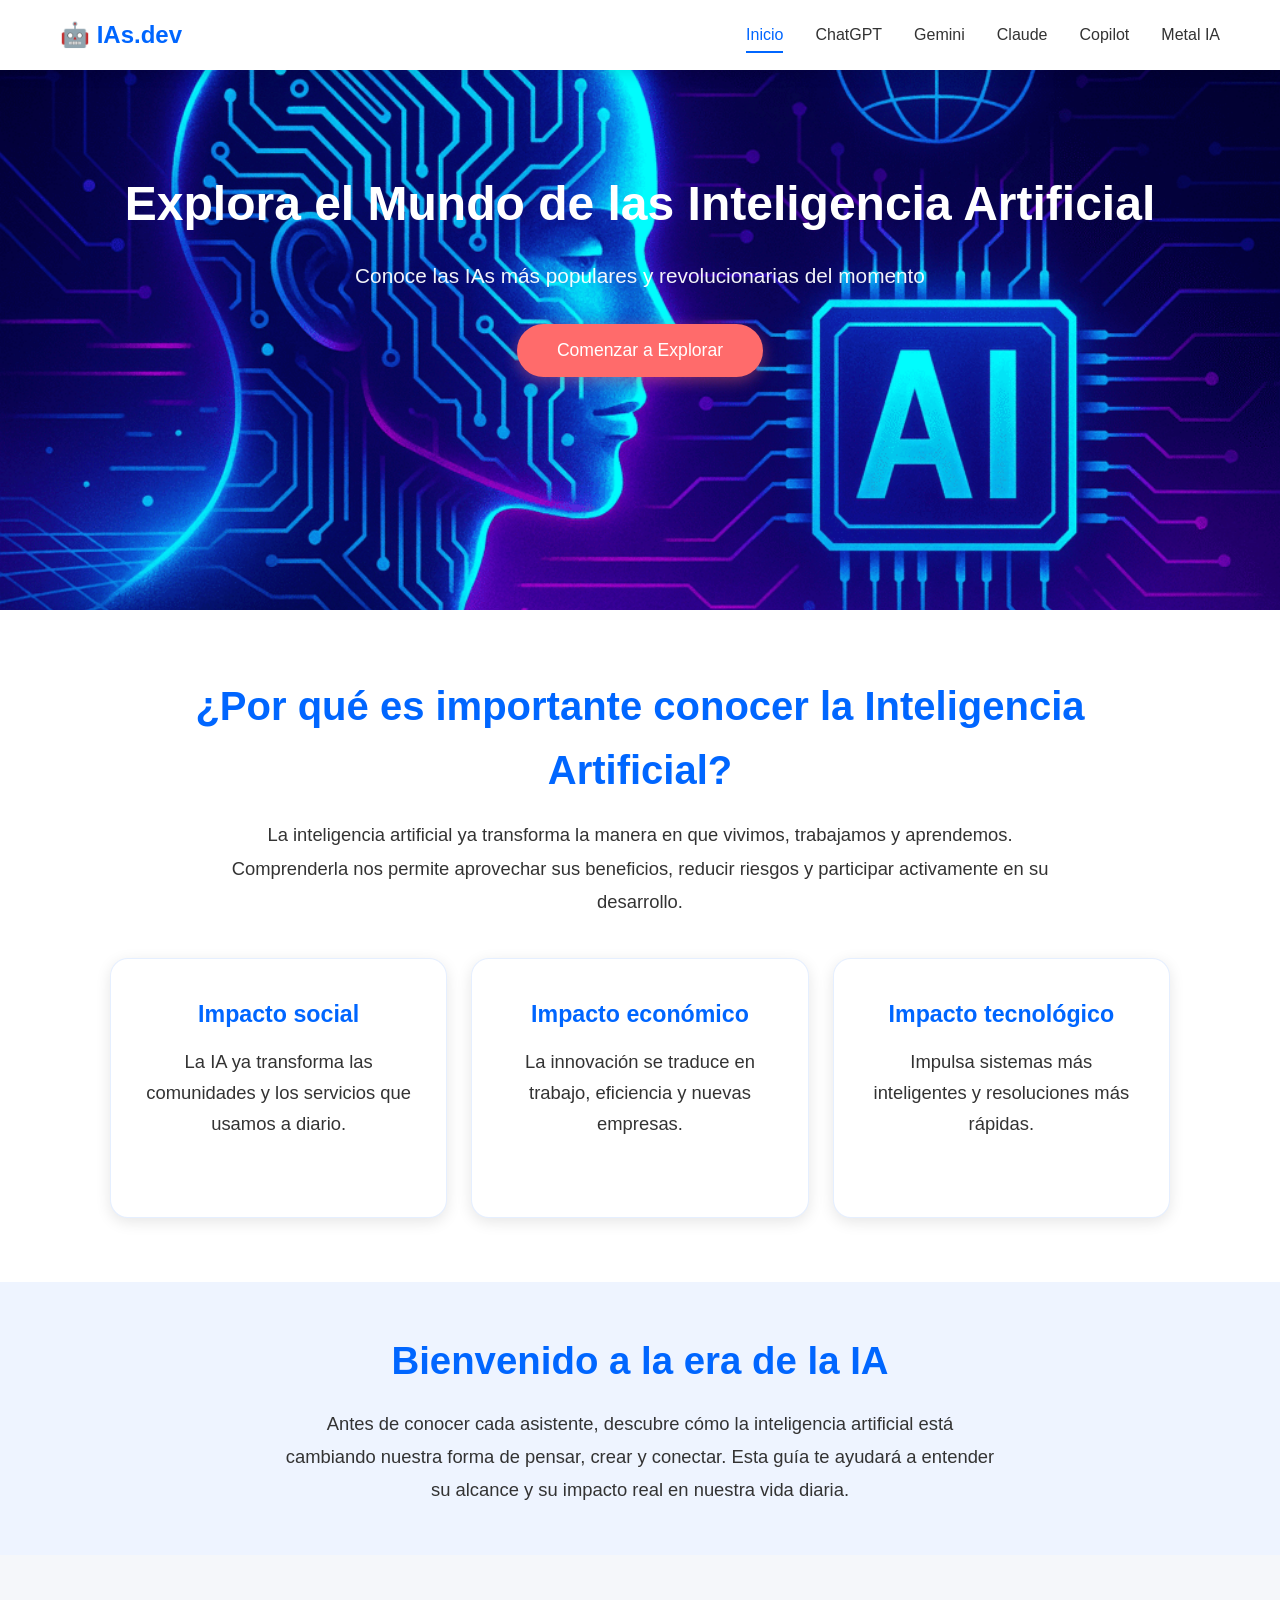
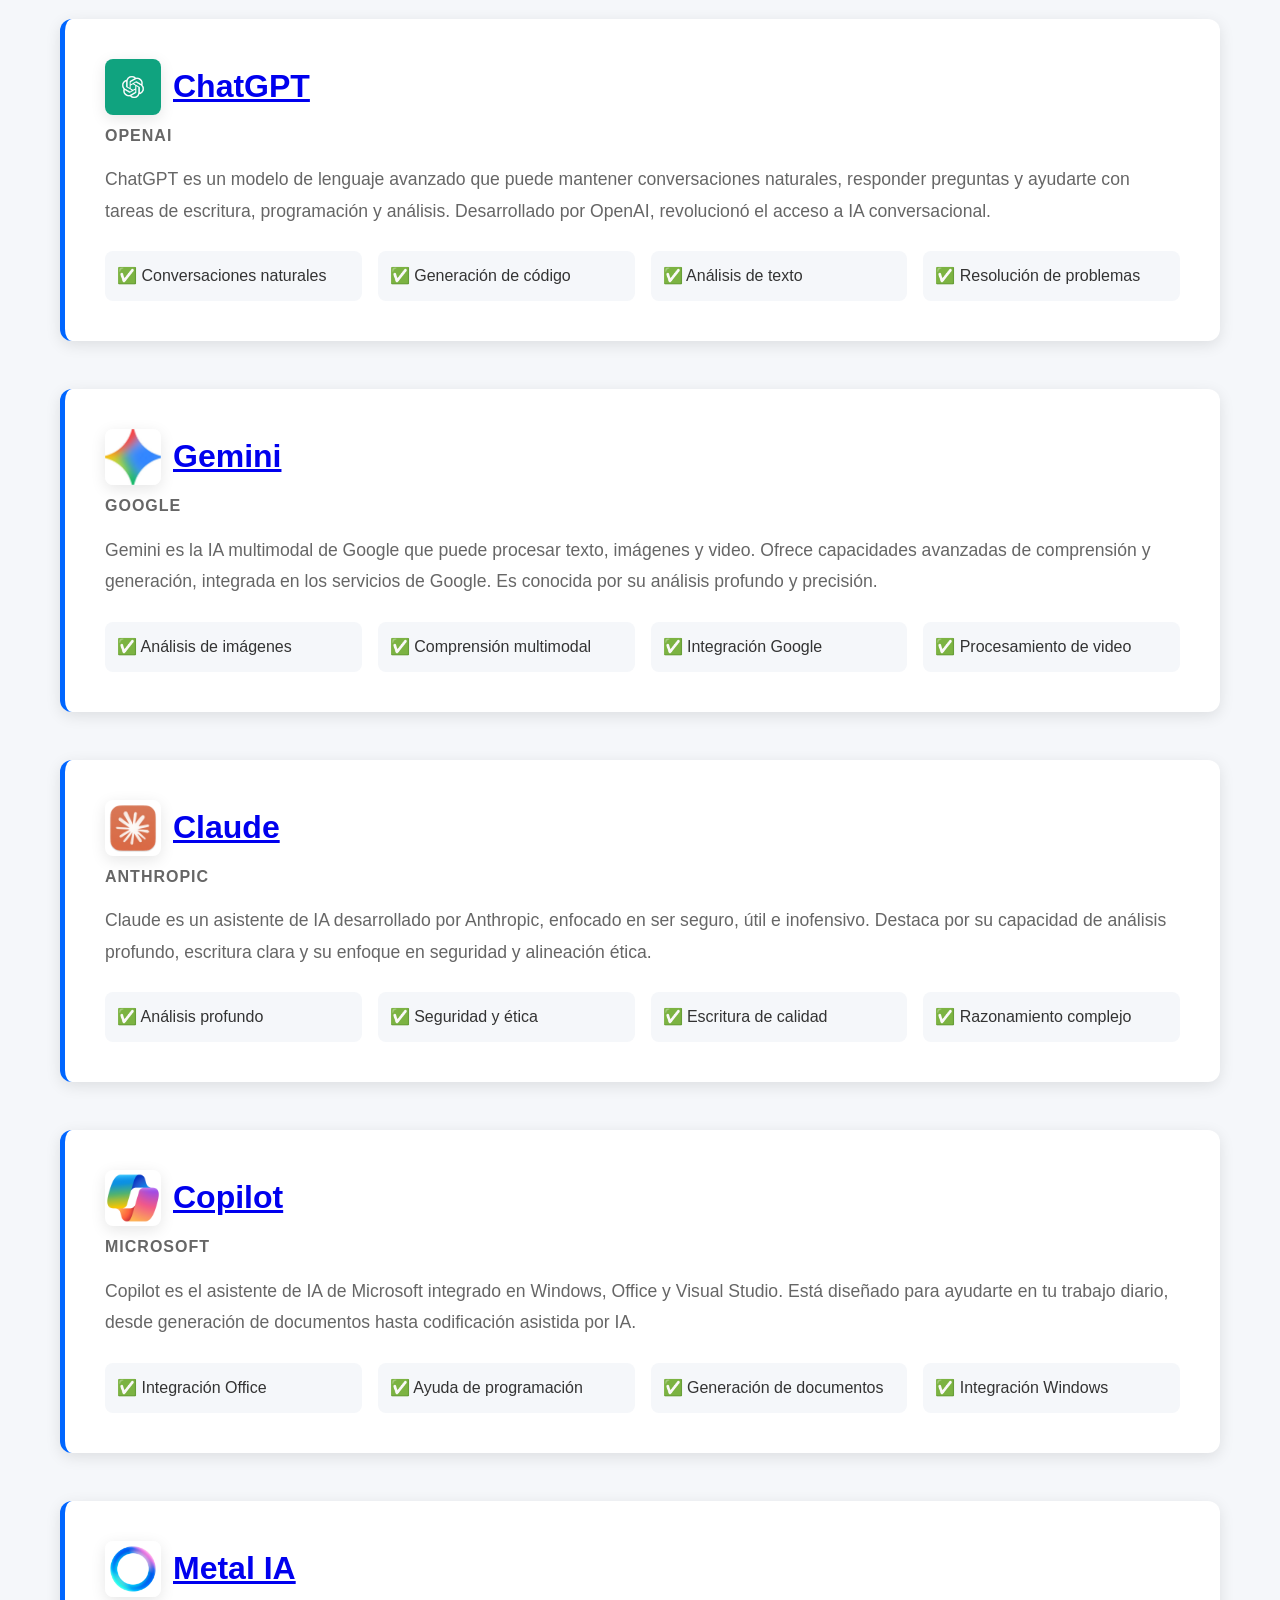
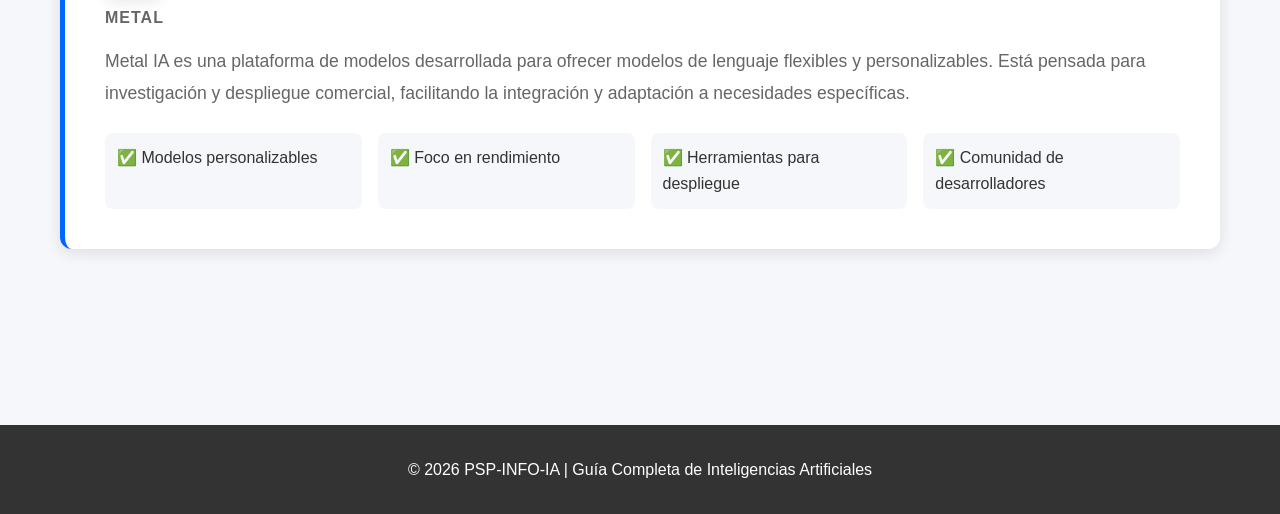
<file: index.html>
<!DOCTYPE html>
<html lang="es">
<head>
    <meta charset="UTF-8">
    <meta name="viewport" content="width=device-width, initial-scale=1.0">
    <title></title>
    <link rel="stylesheet" href="css/styles.css">
</head>
<body>
    <!-- Navegación Principal -->
    <nav class="navbar">
        <div class="container">
            <div class="nav-logo">🤖 IAs.dev</div>
            <ul class="nav-menu">
                <li><a href="index.html" class="nav-link active">Inicio</a></li>
                <li><a href="chatgpt.html" class="nav-link">ChatGPT</a></li>
                <li><a href="gemini.base.html" class="nav-link">Gemini</a></li>
                <li><a href="claude.html" class="nav-link">Claude</a></li>
                <li><a href="copilot.base.html" class="nav-link">Copilot</a></li>
                <li><a href="metal-ia.html" class="nav-link">Metal IA</a></li>
            </ul>
        </div>
    </nav>

    <!-- Sección Hero -->
    <section id="inicio" class="hero">
        <div class="hero-content">
            <h1>Explora el Mundo de las Inteligencia Artificial</h1>
            <p>Conoce las IAs más populares y revolucionarias del momento</p>
            <button class="cta-button">Comenzar a Explorar</button>
        </div>
    </section>

    <!-- Sección Importancia IA -->
    <section class="importance-section">
        <div class="container importance-content">
            <h2>¿Por qué es importante conocer la Inteligencia Artificial?</h2>
            <p>La inteligencia artificial ya transforma la manera en que vivimos, trabajamos y aprendemos. Comprenderla nos permite aprovechar sus beneficios, reducir riesgos y participar activamente en su desarrollo.</p>
            <div class="importance-grid">
                <div class="flip-card">
                    <div class="flip-card-inner">
                        <div class="flip-card-front">
                            <h3>Impacto social</h3>
                            <p>La IA ya transforma las comunidades y los servicios que usamos a diario.</p>
                        </div>
                        <div class="flip-card-back">
                            <h3>Impacto social</h3>
                            <p>La IA mejora la atención médica, la educación y la accesibilidad para millones de personas. Facilita diagnósticos más rápidos, personaliza el aprendizaje y abre nuevas oportunidades para todos.</p>
                        </div>
                    </div>
                </div>
                <div class="flip-card">
                    <div class="flip-card-inner">
                        <div class="flip-card-front">
                            <h3>Impacto económico</h3>
                            <p>La innovación se traduce en trabajo, eficiencia y nuevas empresas.</p>
                        </div>
                        <div class="flip-card-back">
                            <h3>Impacto económico</h3>
                            <p>Automatiza procesos, impulsa nuevas industrias y ayuda a empresas a ser más eficientes y competitivas, generando productividad y crecimiento en múltiples sectores.</p>
                        </div>
                    </div>
                </div>
                <div class="flip-card">
                    <div class="flip-card-inner">
                        <div class="flip-card-front">
                            <h3>Impacto tecnológico</h3>
                            <p>Impulsa sistemas más inteligentes y resoluciones más rápidas.</p>
                        </div>
                        <div class="flip-card-back">
                            <h3>Impacto tecnológico</h3>
                            <p>Potencia el desarrollo de sistemas más inteligentes, seguros y capaces de resolver problemas complejos en salud, industria, transporte y ciencia.</p>
                        </div>
                    </div>
                </div>
            </div>
        </div>
    </section>

    <!-- Sección Introductoria -->
    <section class="intro-section">
        <div class="container intro-content">
            <h2>Bienvenido a la era de la IA</h2>
            <p>Antes de conocer cada asistente, descubre cómo la inteligencia artificial está cambiando nuestra forma de pensar, crear y conectar. Esta guía te ayudará a entender su alcance y su impacto real en nuestra vida diaria.</p>
        </div>
    </section>

    <!-- Contenido Principal -->
    <main class="container main-content">
        <!-- ChatGPT -->
        <section id="chatgpt" class="ia-section">
            <div class="ia-card">
                <div class="ia-header">
                    <img src="images/ChatGPT.webp" alt="ChatGPT" class="ia-logo">
                    <h2><a href="chatgpt.html">ChatGPT</a></h2>
                </div>
                <p class="ia-company">OpenAI</p>
                <p class="ia-description">ChatGPT es un modelo de lenguaje avanzado que puede mantener conversaciones naturales, responder preguntas y ayudarte con tareas de escritura, programación y análisis. Desarrollado por OpenAI, revolucionó el acceso a IA conversacional.</p>
                <ul class="ia-features">
                    <li>✅ Conversaciones naturales</li>
                    <li>✅ Generación de código</li>
                    <li>✅ Análisis de texto</li>
                    <li>✅ Resolución de problemas</li>
                </ul>
            </div>
        </section>

        <!-- Gemini -->
        <section id="gemini" class="ia-section">
            <div class="ia-card">
                <div class="ia-header">
                    <img src="images/gemini.jpg" alt="Gemini" class="ia-logo">
                    <h2><a href="gemini.base.html">Gemini</a></h2>
                </div>
                <p class="ia-company">Google</p>
                <p class="ia-description">Gemini es la IA multimodal de Google que puede procesar texto, imágenes y video. Ofrece capacidades avanzadas de comprensión y generación, integrada en los servicios de Google. Es conocida por su análisis profundo y precisión.</p>
                <ul class="ia-features">
                    <li>✅ Análisis de imágenes</li>
                    <li>✅ Comprensión multimodal</li>
                    <li>✅ Integración Google</li>
                    <li>✅ Procesamiento de video</li>
                </ul>
            </div>
        </section>

        <!-- Claude -->
        <section id="claude" class="ia-section">
            <div class="ia-card">
                <div class="ia-header">
                    <img src="images/claude.avif" alt="Claude" class="ia-logo">
                    <h2><a href="claude.html">Claude</a></h2>
                </div>
                <p class="ia-company">Anthropic</p>
                <p class="ia-description">Claude es un asistente de IA desarrollado por Anthropic, enfocado en ser seguro, útil e inofensivo. Destaca por su capacidad de análisis profundo, escritura clara y su enfoque en seguridad y alineación ética.</p>
                <ul class="ia-features">
                    <li>✅ Análisis profundo</li>
                    <li>✅ Seguridad y ética</li>
                    <li>✅ Escritura de calidad</li>
                    <li>✅ Razonamiento complejo</li>
                </ul>
            </div>
        </section>

        <!-- Copilot -->
        <section id="copilot" class="ia-section">
            <div class="ia-card">
                <div class="ia-header">
                    <img src="images/copilot.webp" alt="Copilot" class="ia-logo">
                    <h2><a href="copilot.base.html">Copilot</a></h2>
                </div>
                <p class="ia-company">Microsoft</p>
                <p class="ia-description">Copilot es el asistente de IA de Microsoft integrado en Windows, Office y Visual Studio. Está diseñado para ayudarte en tu trabajo diario, desde generación de documentos hasta codificación asistida por IA.</p>
                <ul class="ia-features">
                    <li>✅ Integración Office</li>
                    <li>✅ Ayuda de programación</li>
                    <li>✅ Generación de documentos</li>
                    <li>✅ Integración Windows</li>
                </ul>
            </div>
        </section>

        <!-- Metal IA -->
        <section id="metal-ia" class="ia-section">
            <div class="ia-card">
                <div class="ia-header">
                    <img src="images/meta.jpg" alt="Metal IA" class="ia-logo">
                    <h2><a href="metal-ia.html">Metal IA</a></h2>
                </div>
                <p class="ia-company">Metal</p>
                <p class="ia-description">Metal IA es una plataforma de modelos desarrollada para ofrecer modelos de lenguaje flexibles y personalizables. Está pensada para investigación y despliegue comercial, facilitando la integración y adaptación a necesidades específicas.</p>
                <ul class="ia-features">
                    <li>✅ Modelos personalizables</li>
                    <li>✅ Foco en rendimiento</li>
                    <li>✅ Herramientas para despliegue</li>
                    <li>✅ Comunidad de desarrolladores</li>
                </ul>
            </div>
        </section>

    </main>

    <!-- Footer -->
    <footer class="footer">
        <p>&copy; 2026 PSP-INFO-IA | Guía Completa de Inteligencias Artificiales</p>
    </footer>

    <script src="js/app.js"></script>
</body>
</html>
</file>
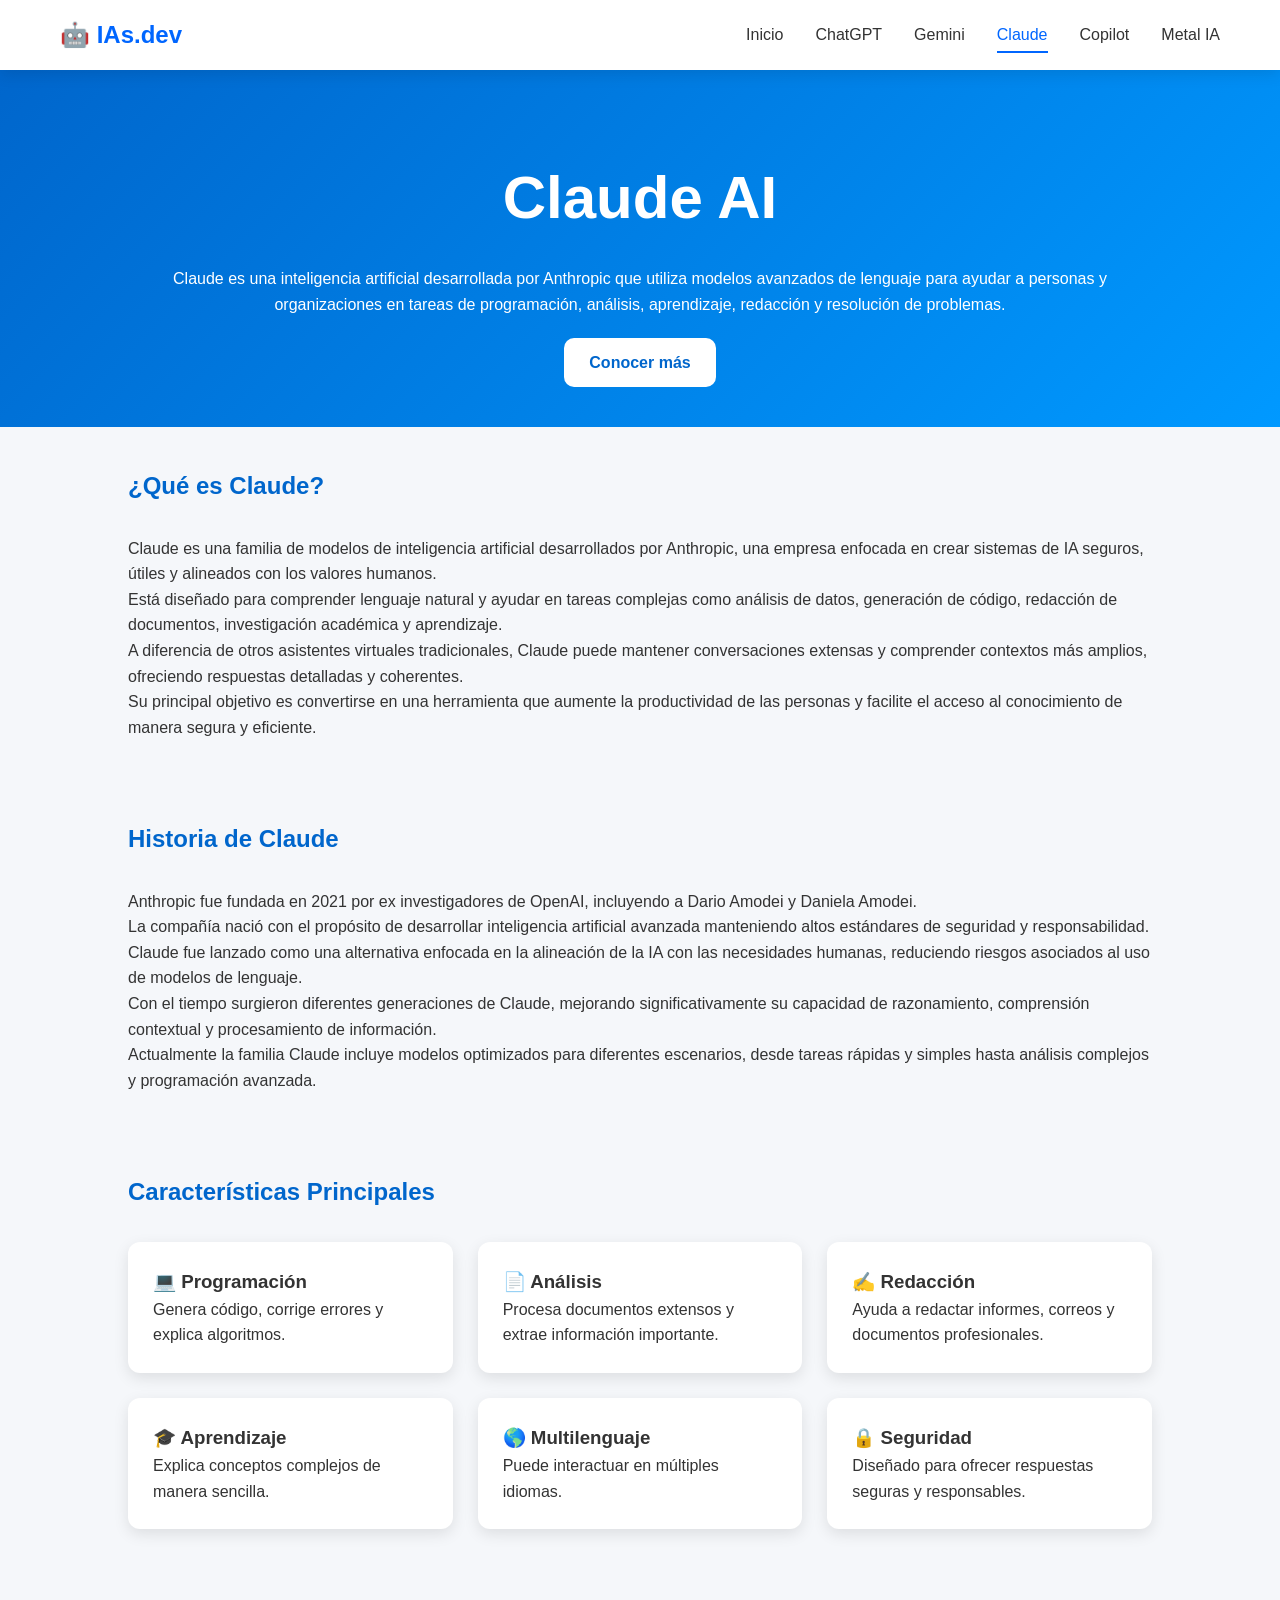
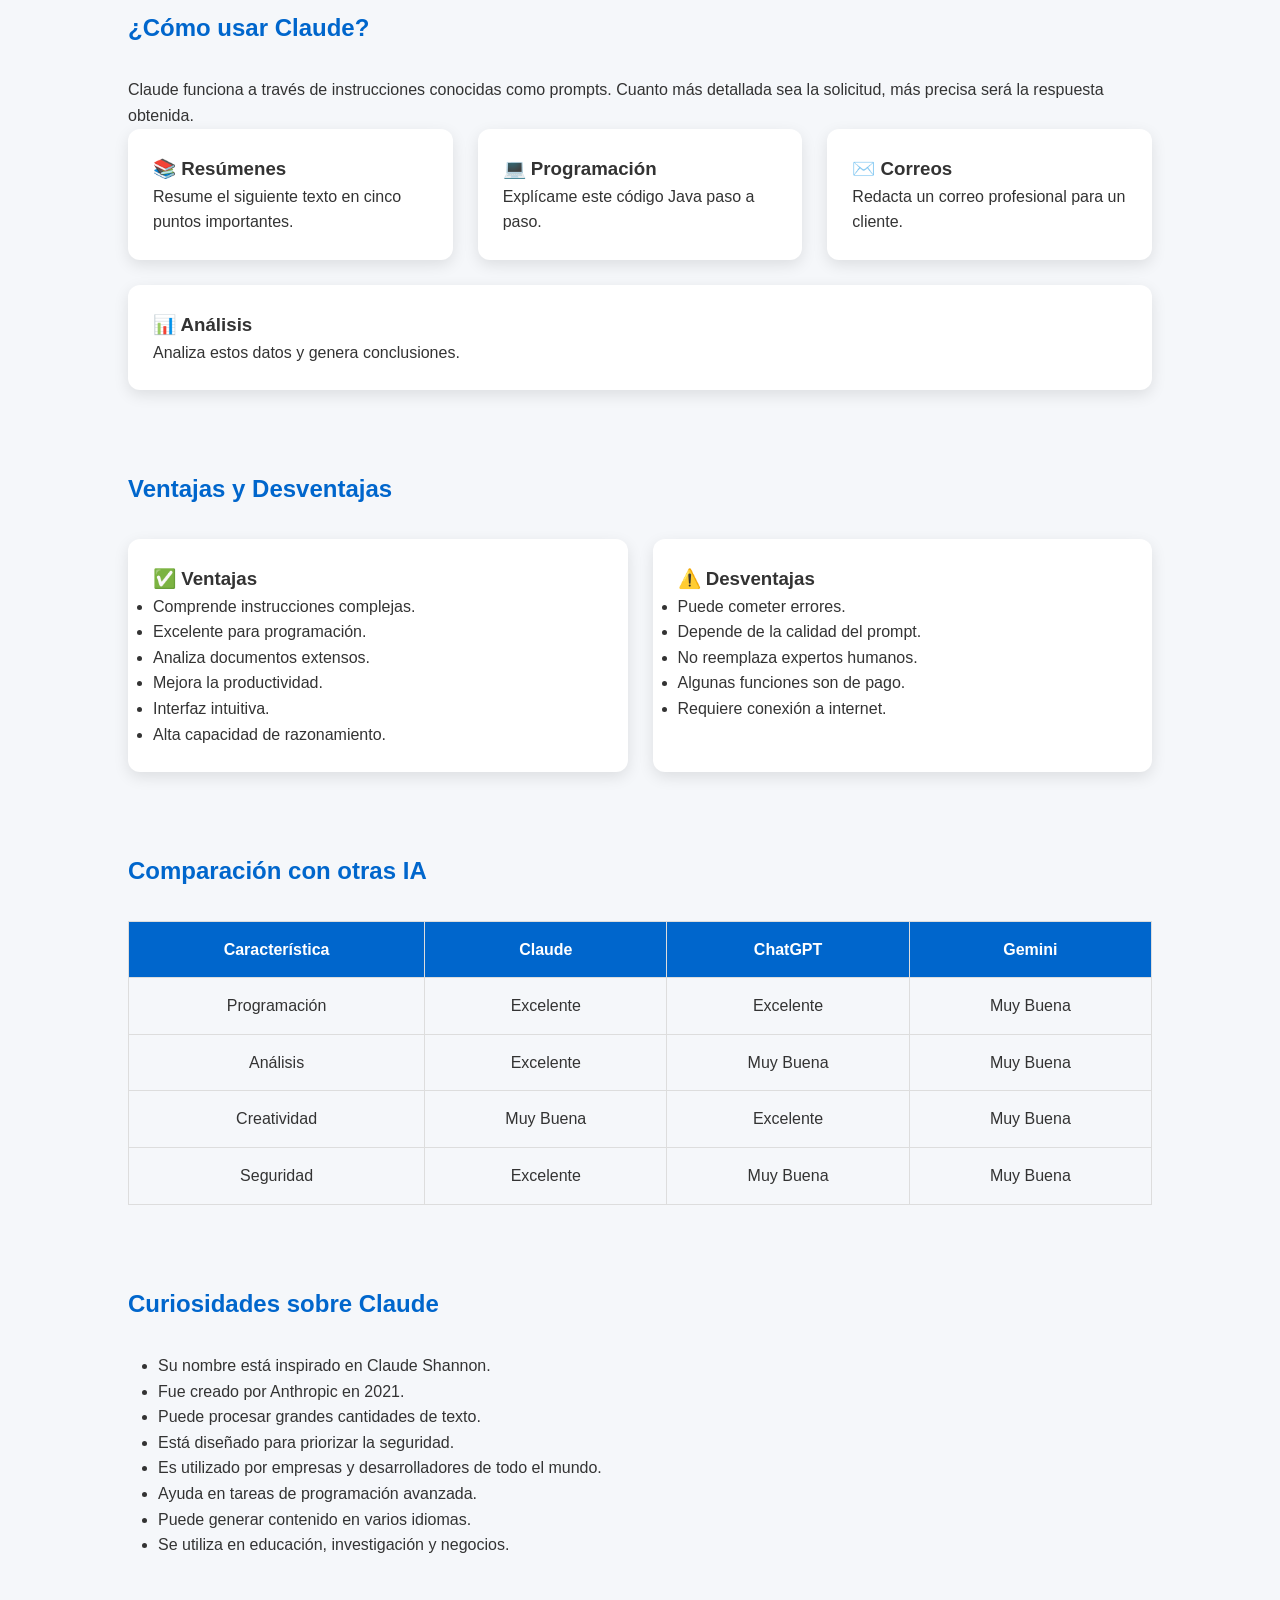
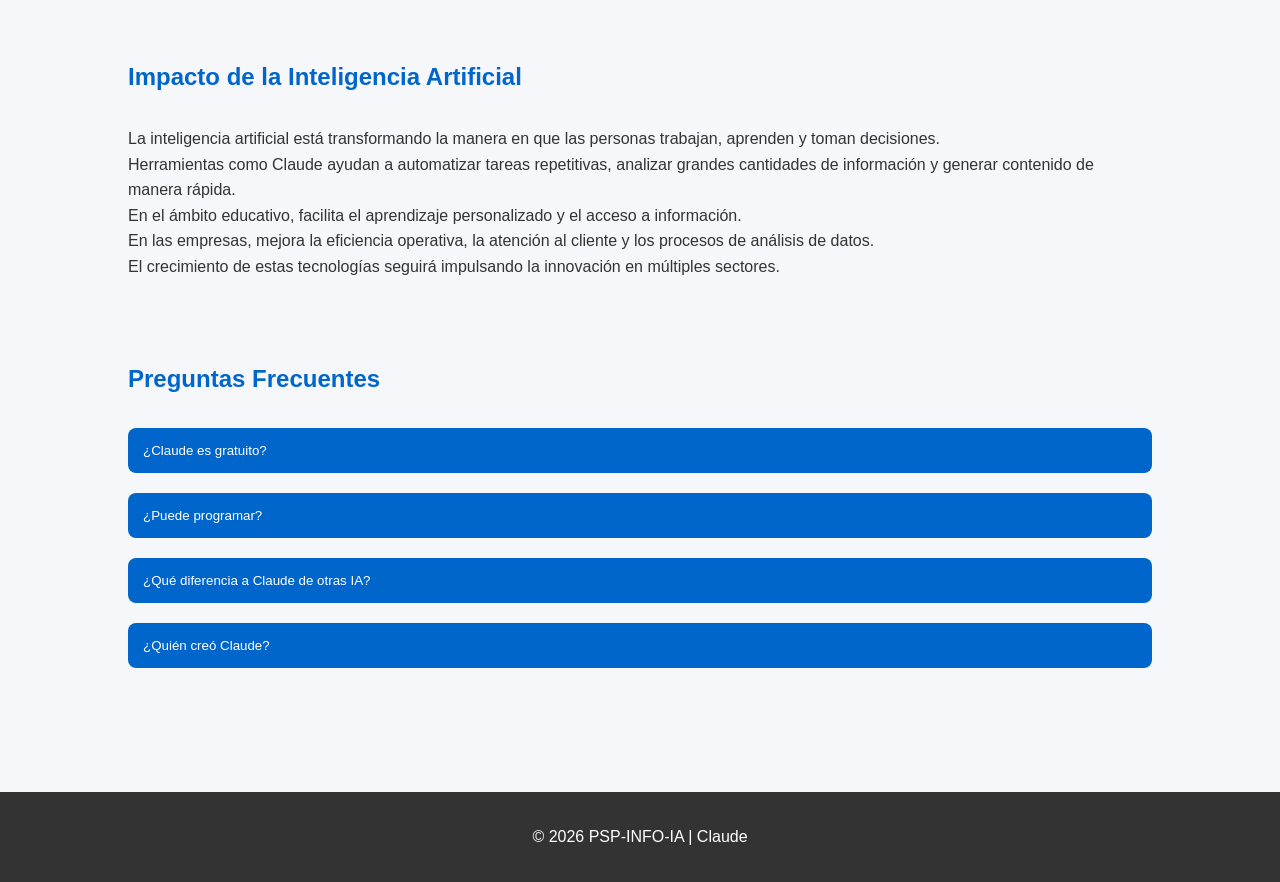
<file: claude.html>
<!DOCTYPE html>
<html lang="es">
<head>
    <meta charset="utf-8">
    <meta name="viewport" content="width=device-width, initial-scale=1">
    <title>Claude - IAs</title>
    <link rel="stylesheet" href="css/style-claude.css">
        <link rel="stylesheet" href="css/styles.css">

    
    <meta name="description" content="Claude: asistente de IA enfocado en seguridad y alineación." />
    <style>
        body.claude section {
            padding: 40px 10%;
            margin: 0;
        }
        body.claude section#hero {
            padding: 80px 10% 40px;
        }
    </style>
</head>
<body class="claude">
    <nav class="navbar">
        <div class="container">
            <div class="nav-logo">🤖 IAs.dev</div>
            <ul class="nav-menu">
                <li><a href="index.html" class="nav-link">Inicio</a></li>
                <li><a href="chatgpt.html" class="nav-link">ChatGPT</a></li>
                <li><a href="gemini.base.html" class="nav-link">Gemini</a></li>
                <li><a href="claude.html" class="nav-link active">Claude</a></li>
                <li><a href="copilot.base.html" class="nav-link">Copilot</a></li>
                <li><a href="metal-ia.html" class="nav-link">Metal IA</a></li>
            </ul>
        </div>
    </nav>
    <section id="hero">

        <h1>Claude AI</h1>

        <p>
            Claude es una inteligencia artificial desarrollada por Anthropic que utiliza
            modelos avanzados de lenguaje para ayudar a personas y organizaciones en
            tareas de programación, análisis, aprendizaje, redacción y resolución de problemas.
        </p>

        <a href="#que-es" class="btn">
            Conocer más
        </a>

    </section>

    <!-- QUE ES -->
    <section id="que-es">

        <h2>¿Qué es Claude?</h2>

        <p>
            Claude es una familia de modelos de inteligencia artificial desarrollados por Anthropic,
            una empresa enfocada en crear sistemas de IA seguros, útiles y alineados con los valores humanos.
        </p>

        <p>
            Está diseñado para comprender lenguaje natural y ayudar en tareas complejas como análisis de datos,
            generación de código, redacción de documentos, investigación académica y aprendizaje.
        </p>

        <p>
            A diferencia de otros asistentes virtuales tradicionales, Claude puede mantener conversaciones
            extensas y comprender contextos más amplios, ofreciendo respuestas detalladas y coherentes.
        </p>

        <p>
            Su principal objetivo es convertirse en una herramienta que aumente la productividad de las personas
            y facilite el acceso al conocimiento de manera segura y eficiente.
        </p>

    </section>

    <!-- HISTORIA -->
    <section id="historia">

        <h2>Historia de Claude</h2>

        <p>
            Anthropic fue fundada en 2021 por ex investigadores de OpenAI, incluyendo a Dario Amodei y Daniela Amodei.
        </p>

        <p>
            La compañía nació con el propósito de desarrollar inteligencia artificial avanzada manteniendo altos
            estándares de seguridad y responsabilidad.
        </p>

        <p>
            Claude fue lanzado como una alternativa enfocada en la alineación de la IA con las necesidades humanas,
            reduciendo riesgos asociados al uso de modelos de lenguaje.
        </p>

        <p>
            Con el tiempo surgieron diferentes generaciones de Claude, mejorando significativamente su capacidad
            de razonamiento, comprensión contextual y procesamiento de información.
        </p>

        <p>
            Actualmente la familia Claude incluye modelos optimizados para diferentes escenarios, desde tareas
            rápidas y simples hasta análisis complejos y programación avanzada.
        </p>

    </section>

    <!-- CARACTERISTICAS -->
    <section id="caracteristicas">

        <h2>Características Principales</h2>

        <div class="cards">

            <div class="card">
                <h3>💻 Programación</h3>
                <p>Genera código, corrige errores y explica algoritmos.</p>
            </div>

            <div class="card">
                <h3>📄 Análisis</h3>
                <p>Procesa documentos extensos y extrae información importante.</p>
            </div>

            <div class="card">
                <h3>✍️ Redacción</h3>
                <p>Ayuda a redactar informes, correos y documentos profesionales.</p>
            </div>

            <div class="card">
                <h3>🎓 Aprendizaje</h3>
                <p>Explica conceptos complejos de manera sencilla.</p>
            </div>

            <div class="card">
                <h3>🌎 Multilenguaje</h3>
                <p>Puede interactuar en múltiples idiomas.</p>
            </div>

            <div class="card">
                <h3>🔒 Seguridad</h3>
                <p>Diseñado para ofrecer respuestas seguras y responsables.</p>
            </div>

        </div>

    </section>

    <!-- COMO USAR -->
    <section id="como-usar">

        <h2>¿Cómo usar Claude?</h2>

        <p>
            Claude funciona a través de instrucciones conocidas como prompts.
            Cuanto más detallada sea la solicitud, más precisa será la respuesta obtenida.
        </p>

        <div class="cards">

            <div class="card">
                <h3>📚 Resúmenes</h3>
                <p>Resume el siguiente texto en cinco puntos importantes.</p>
            </div>

            <div class="card">
                <h3>💻 Programación</h3>
                <p>Explícame este código Java paso a paso.</p>
            </div>

            <div class="card">
                <h3>✉️ Correos</h3>
                <p>Redacta un correo profesional para un cliente.</p>
            </div>

            <div class="card">
                <h3>📊 Análisis</h3>
                <p>Analiza estos datos y genera conclusiones.</p>
            </div>

        </div>

    </section>

    <!-- VENTAJAS -->
    <section id="ventajas">

        <h2>Ventajas y Desventajas</h2>

        <div class="cards">

            <div class="card">

                <h3>✅ Ventajas</h3>

                <ul>
                    <li>Comprende instrucciones complejas.</li>
                    <li>Excelente para programación.</li>
                    <li>Analiza documentos extensos.</li>
                    <li>Mejora la productividad.</li>
                    <li>Interfaz intuitiva.</li>
                    <li>Alta capacidad de razonamiento.</li>
                </ul>

            </div>

            <div class="card">

                <h3>⚠️ Desventajas</h3>

                <ul>
                    <li>Puede cometer errores.</li>
                    <li>Depende de la calidad del prompt.</li>
                    <li>No reemplaza expertos humanos.</li>
                    <li>Algunas funciones son de pago.</li>
                    <li>Requiere conexión a internet.</li>
                </ul>

            </div>

        </div>

    </section>

    <!-- COMPARACION -->
    <section id="comparacion">

        <h2>Comparación con otras IA</h2>

        <table>

            <tr>
                <th>Característica</th>
                <th>Claude</th>
                <th>ChatGPT</th>
                <th>Gemini</th>
            </tr>

            <tr>
                <td>Programación</td>
                <td>Excelente</td>
                <td>Excelente</td>
                <td>Muy Buena</td>
            </tr>

            <tr>
                <td>Análisis</td>
                <td>Excelente</td>
                <td>Muy Buena</td>
                <td>Muy Buena</td>
            </tr>

            <tr>
                <td>Creatividad</td>
                <td>Muy Buena</td>
                <td>Excelente</td>
                <td>Muy Buena</td>
            </tr>

            <tr>
                <td>Seguridad</td>
                <td>Excelente</td>
                <td>Muy Buena</td>
                <td>Muy Buena</td>
            </tr>

        </table>

    </section>

    <!-- CURIOSIDADES -->
    <section id="curiosidades">

        <h2>Curiosidades sobre Claude</h2>

        <ul>
            <li>Su nombre está inspirado en Claude Shannon.</li>
            <li>Fue creado por Anthropic en 2021.</li>
            <li>Puede procesar grandes cantidades de texto.</li>
            <li>Está diseñado para priorizar la seguridad.</li>
            <li>Es utilizado por empresas y desarrolladores de todo el mundo.</li>
            <li>Ayuda en tareas de programación avanzada.</li>
            <li>Puede generar contenido en varios idiomas.</li>
            <li>Se utiliza en educación, investigación y negocios.</li>
        </ul>

    </section>

    <!-- IMPACTO -->
    <section id="impacto">

        <h2>Impacto de la Inteligencia Artificial</h2>

        <p>
            La inteligencia artificial está transformando la manera en que las personas trabajan,
            aprenden y toman decisiones.
        </p>

        <p>
            Herramientas como Claude ayudan a automatizar tareas repetitivas,
            analizar grandes cantidades de información y generar contenido de manera rápida.
        </p>

        <p>
            En el ámbito educativo, facilita el aprendizaje personalizado y el acceso a información.
        </p>

        <p>
            En las empresas, mejora la eficiencia operativa, la atención al cliente
            y los procesos de análisis de datos.
        </p>

        <p>
            El crecimiento de estas tecnologías seguirá impulsando la innovación en múltiples sectores.
        </p>

    </section>

    <!-- FAQ -->
    <section id="faq">

        <h2>Preguntas Frecuentes</h2>

        <div class="faq-item">

            <button class="faq-btn">
                ¿Claude es gratuito?
            </button>

            <div class="faq-answer">
                Sí, Claude ofrece una versión gratuita y planes avanzados de pago.
            </div>

        </div>

        <div class="faq-item">

            <button class="faq-btn">
                ¿Puede programar?
            </button>

            <div class="faq-answer">
                Sí. Puede generar, corregir y explicar código en múltiples lenguajes.
            </div>

        </div>

        <div class="faq-item">

            <button class="faq-btn">
                ¿Qué diferencia a Claude de otras IA?
            </button>

            <div class="faq-answer">
                Su enfoque en seguridad, análisis de documentos extensos y respuestas responsables.
            </div>

        </div>

        <div class="faq-item">

            <button class="faq-btn">
                ¿Quién creó Claude?
            </button>

            <div class="faq-answer">
                Fue desarrollado por la empresa Anthropic.
            </div>

        </div>

    </section>

    <footer class="footer">
        <p>&copy; 2026 PSP-INFO-IA | Claude</p>
    </footer>

    <script src="js/app-claude.js"></script>
</body>
</html>
</file>
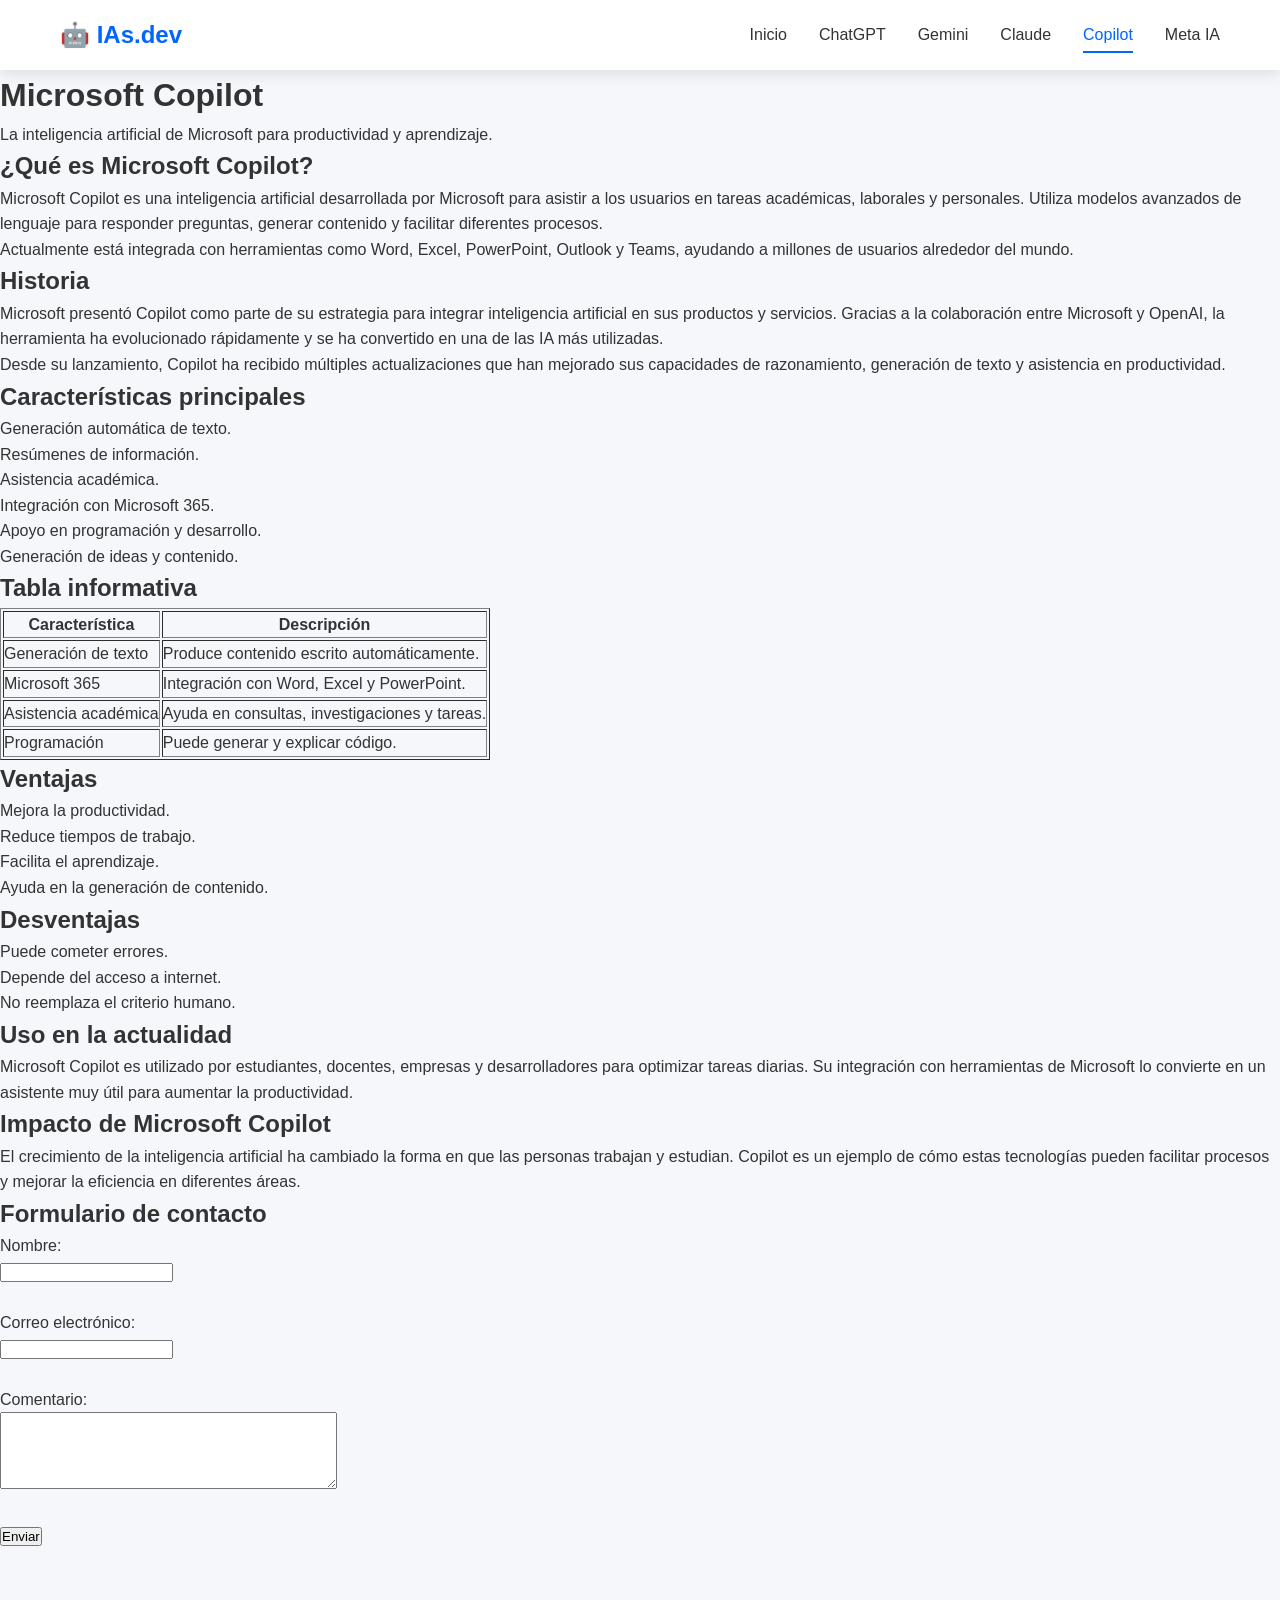
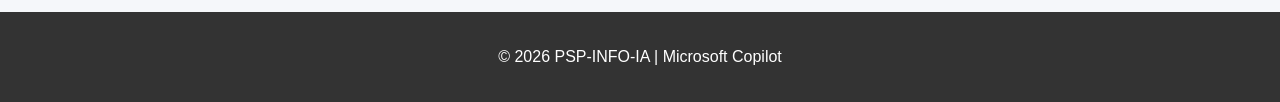
<file: copilot.html>
<!DOCTYPE html>
<html lang="es">

<head>
    <meta charset="UTF-8">
    <meta name="viewport" content="width=device-width, initial-scale=1.0">
    <title>Microsoft Copilot</title>
    <link rel="stylesheet" href="css/styles.css">
</head>

<body>

    <nav class="navbar">
        <div class="container">
            <div class="nav-logo">🤖 IAs.dev</div>
            <ul class="nav-menu">
                <li><a href="index.html" class="nav-link">Inicio</a></li>
                <li><a href="chatgpt.html" class="nav-link">ChatGPT</a></li>
                <li><a href="gemini.base.html" class="nav-link">Gemini</a></li>
                <li><a href="claude.html" class="nav-link">Claude</a></li>
                <li><a href="copilot.base.html" class="nav-link active">Copilot</a></li>
                <li><a href="meta-ia.html" class="nav-link">Meta IA</a></li>
            </ul>
        </div>
    </nav>

    <header>
        <h1>Microsoft Copilot</h1>
        <p>La inteligencia artificial de Microsoft para productividad y aprendizaje.</p>
    </header>

    <section>
        <h2>¿Qué es Microsoft Copilot?</h2>

        <p>
            Microsoft Copilot es una inteligencia artificial desarrollada por Microsoft
            para asistir a los usuarios en tareas académicas, laborales y personales.
            Utiliza modelos avanzados de lenguaje para responder preguntas, generar
            contenido y facilitar diferentes procesos.
        </p>

        <p>
            Actualmente está integrada con herramientas como Word, Excel,
            PowerPoint, Outlook y Teams, ayudando a millones de usuarios
            alrededor del mundo.
        </p>
    </section>

    <section>
        <h2>Historia</h2>

        <p>
            Microsoft presentó Copilot como parte de su estrategia para integrar
            inteligencia artificial en sus productos y servicios. Gracias a la
            colaboración entre Microsoft y OpenAI, la herramienta ha evolucionado
            rápidamente y se ha convertido en una de las IA más utilizadas.
        </p>

        <p>
            Desde su lanzamiento, Copilot ha recibido múltiples actualizaciones
            que han mejorado sus capacidades de razonamiento, generación de texto
            y asistencia en productividad.
        </p>
    </section>

    <section>
        <h2>Características principales</h2>

        <ul>
            <li>Generación automática de texto.</li>
            <li>Resúmenes de información.</li>
            <li>Asistencia académica.</li>
            <li>Integración con Microsoft 365.</li>
            <li>Apoyo en programación y desarrollo.</li>
            <li>Generación de ideas y contenido.</li>
        </ul>
    </section>

    <section>
        <h2>Tabla informativa</h2>

        <table border="1">
            <tr>
                <th>Característica</th>
                <th>Descripción</th>
            </tr>

            <tr>
                <td>Generación de texto</td>
                <td>Produce contenido escrito automáticamente.</td>
            </tr>

            <tr>
                <td>Microsoft 365</td>
                <td>Integración con Word, Excel y PowerPoint.</td>
            </tr>

            <tr>
                <td>Asistencia académica</td>
                <td>Ayuda en consultas, investigaciones y tareas.</td>
            </tr>

            <tr>
                <td>Programación</td>
                <td>Puede generar y explicar código.</td>
            </tr>
        </table>
    </section>

    <section>
        <h2>Ventajas</h2>

        <ul>
            <li>Mejora la productividad.</li>
            <li>Reduce tiempos de trabajo.</li>
            <li>Facilita el aprendizaje.</li>
            <li>Ayuda en la generación de contenido.</li>
        </ul>
    </section>

    <section>
        <h2>Desventajas</h2>

        <ul>
            <li>Puede cometer errores.</li>
            <li>Depende del acceso a internet.</li>
            <li>No reemplaza el criterio humano.</li>
        </ul>
    </section>

    <section>
        <h2>Uso en la actualidad</h2>

        <p>
            Microsoft Copilot es utilizado por estudiantes, docentes,
            empresas y desarrolladores para optimizar tareas diarias.
            Su integración con herramientas de Microsoft lo convierte
            en un asistente muy útil para aumentar la productividad.
        </p>
    </section>

    <section>
        <h2>Impacto de Microsoft Copilot</h2>

        <p>
            El crecimiento de la inteligencia artificial ha cambiado
            la forma en que las personas trabajan y estudian.
            Copilot es un ejemplo de cómo estas tecnologías pueden
            facilitar procesos y mejorar la eficiencia en diferentes áreas.
        </p>
    </section>

    <section>
        <h2>Formulario de contacto</h2>

        <form>

            <label>Nombre:</label><br>
            <input type="text"><br><br>

            <label>Correo electrónico:</label><br>
            <input type="email"><br><br>

            <label>Comentario:</label><br>
            <textarea rows="5" cols="40"></textarea><br><br>

            <button type="button" onclick="mostrarMensaje()">
                Enviar
            </button>

        </form>
    </section>

    <footer class="footer">
        <p>&copy; 2026 PSP-INFO-IA | Microsoft Copilot</p>
    </footer>

    <script>
        function mostrarMensaje() {
            alert("Gracias por visitar la sección de Microsoft Copilot.");
        }
    </script>

</body>

</html>
</file>
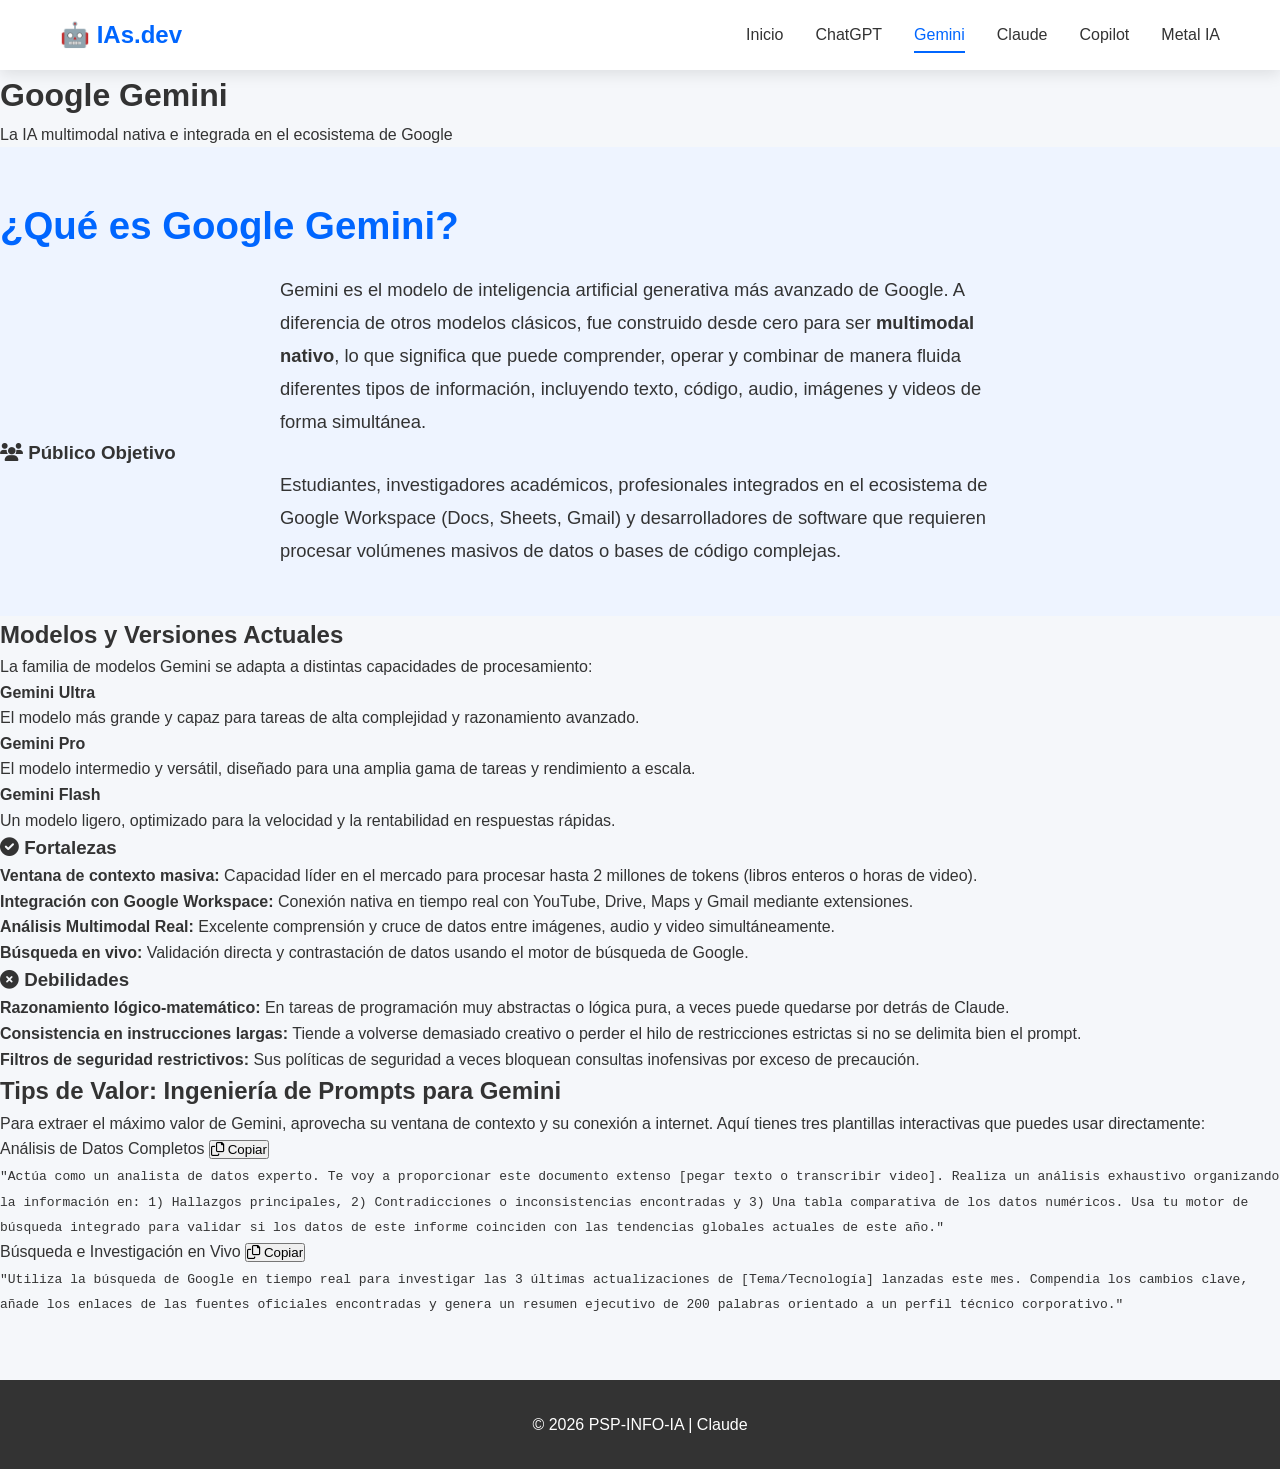
<file: gemini.base.html>
<!DOCTYPE html>
<html lang="es">
<head>
    <meta charset="UTF-8">
    <meta name="viewport" content="width=device-width, initial-scale=1.0">
    <title>Google Gemini - Guía Completa de Proveedores de IA</title>
    <link rel="stylesheet" href="css/styles.css">
    <link rel="stylesheet" href="https://cdnjs.cloudflare.com/ajax/libs/font-awesome/6.0.0/css/all.min.css">
</head>
<body>
    <nav class="navbar">
        <div class="container">
            <div class="nav-logo">🤖 IAs.dev</div>
            <ul class="nav-menu">
                <li><a href="index.html" class="nav-link">Inicio</a></li>
                <li><a href="chatgpt.html" class="nav-link">ChatGPT</a></li>
                <li><a href="gemini.base.html" class="nav-link active">Gemini</a></li>
                <li><a href="claude.html" class="nav-link">Claude</a></li>
                <li><a href="copilot.base.html" class="nav-link">Copilot</a></li>
                <li><a href="metal-ia.html" class="nav-link">Metal IA</a></li>
            </ul>
        </div>
    </nav>

<header class="gemini-header">
    <div class="header-overlay">
        <h1>Google Gemini</h1>
        <p>La IA multimodal nativa e integrada en el ecosistema de Google</p>
    </div>
</header>

<main class="gemini-container">

    <section class="gemini-card intro-section">
        <h2>¿Qué es Google Gemini?</h2>
        <p>Gemini es el modelo de inteligencia artificial generativa más avanzado de Google. A diferencia de otros modelos clásicos, fue construido desde cero para ser <strong>multimodal nativo</strong>, lo que significa que puede comprender, operar y combinar de manera fluida diferentes tipos de información, incluyendo texto, código, audio, imágenes y videos de forma simultánea.</p>

        <div class="target-audience">
            <h3><i class="fa-solid fa-users"></i> Público Objetivo</h3>
            <p>Estudiantes, investigadores académicos, profesionales integrados en el ecosistema de Google Workspace (Docs, Sheets, Gmail) y desarrolladores de software que requieren procesar volúmenes masivos de datos o bases de código complejas.</p>
        </div>
    </section>

    <section class="gemini-card models-section">
        <h2>Modelos y Versiones Actuales</h2>
        <p>La familia de modelos Gemini se adapta a distintas capacidades de procesamiento:</p>
        <div class="models-grid">
            <div class="model-item">
                <h4>Gemini Ultra</h4>
                <p>El modelo más grande y capaz para tareas de alta complejidad y razonamiento avanzado.</p>
            </div>
            <div class="model-item">
                <h4>Gemini Pro</h4>
                <p>El modelo intermedio y versátil, diseñado para una amplia gama de tareas y rendimiento a escala.</p>
            </div>
            <div class="model-item">
                <h4>Gemini Flash</h4>
                <p>Un modelo ligero, optimizado para la velocidad y la rentabilidad en respuestas rápidas.</p>
            </div>
        </div>
    </section>

    <section class="analysis-grid">
        <div class="gemini-card strength-card">
            <h3><i class="fa-solid fa-circle-check"></i> Fortalezas</h3>
            <ul>
                <li><strong>Ventana de contexto masiva:</strong> Capacidad líder en el mercado para procesar hasta 2 millones de tokens (libros enteros o horas de video).</li>
                <li><strong>Integración con Google Workspace:</strong> Conexión nativa en tiempo real con YouTube, Drive, Maps y Gmail mediante extensiones.</li>
                <li><strong>Análisis Multimodal Real:</strong> Excelente comprensión y cruce de datos entre imágenes, audio y video simultáneamente.</li>
                <li><strong>Búsqueda en vivo:</strong> Validación directa y contrastación de datos usando el motor de búsqueda de Google.</li>
            </ul>
        </div>

        <div class="gemini-card weakness-card">
            <h3><i class="fa-solid fa-circle-xmark"></i> Debilidades</h3>
            <ul>
                <li><strong>Razonamiento lógico-matemático:</strong> En tareas de programación muy abstractas o lógica pura, a veces puede quedarse por detrás de Claude.</li>
                <li><strong>Consistencia en instrucciones largas:</strong> Tiende a volverse demasiado creativo o perder el hilo de restricciones estrictas si no se delimita bien el prompt.</li>
                <li><strong>Filtros de seguridad restrictivos:</strong> Sus políticas de seguridad a veces bloquean consultas inofensivas por exceso de precaución.</li>
            </ul>
        </div>
    </section>

    <section class="gemini-card prompts-section">
        <h2>Tips de Valor: Ingeniería de Prompts para Gemini</h2>
        <p>Para extraer el máximo valor de Gemini, aprovecha su ventana de contexto y su conexión a internet. Aquí tienes tres plantillas interactivas que puedes usar directamente:</p>

        <div class="prompt-box">
            <div class="prompt-header">
                <span class="prompt-tag">Análisis de Datos Completos</span>
                <button class="btn-copy" onclick="copiarPrompt('prompt1', this)">
                    <i class="fa-regular fa-copy"></i> Copiar
                </button>
            </div>
            <div class="prompt-body">
                <code id="prompt1">"Actúa como un analista de datos experto. Te voy a proporcionar este documento extenso [pegar texto o transcribir video]. Realiza un análisis exhaustivo organizando la información en: 1) Hallazgos principales, 2) Contradicciones o inconsistencias encontradas y 3) Una tabla comparativa de los datos numéricos. Usa tu motor de búsqueda integrado para validar si los datos de este informe coinciden con las tendencias globales actuales de este año."</code>
            </div>
        </div>

        <div class="prompt-box">
            <div class="prompt-header">
                <span class="prompt-tag">Búsqueda e Investigación en Vivo</span>
                <button class="btn-copy" onclick="copiarPrompt('prompt2', this)">
                    <i class="fa-regular fa-copy"></i> Copiar
                </button>
            </div>
            <div class="prompt-body">
                <code id="prompt2">"Utiliza la búsqueda de Google en tiempo real para investigar las 3 últimas actualizaciones de [Tema/Tecnología] lanzadas este mes. Compendia los cambios clave, añade los enlaces de las fuentes oficiales encontradas y genera un resumen ejecutivo de 200 palabras orientado a un perfil técnico corporativo."</code>
            </div>
        </div>
    </section>

</main>

<script>
        function copiarPrompt(idElemento, boton) {
            const codigoText = document.getElementById(idElemento).innerText;
            navigator.clipboard.writeText(codigoText).then(() => {
                // Cambio visual temporal en el botón
                boton.innerHTML = '<i class="fa-solid fa-check"></i> ¡Copiado!';
                boton.classList.add('copiado');

                // Restaurar el botón original después de 2 segundos
                setTimeout(() => {
                    boton.innerHTML = '<i class="fa-regular fa-copy"></i> Copiar';
                    boton.classList.remove('copiado');
                }, 2000);
            }).catch(err => {
                console.error('Error al copiar el texto: ', err);
            });
        }
    </script>
    <footer class="footer">
        <p>&copy; 2026 PSP-INFO-IA | Claude</p>
    </footer>
</body>
</html>
</file>
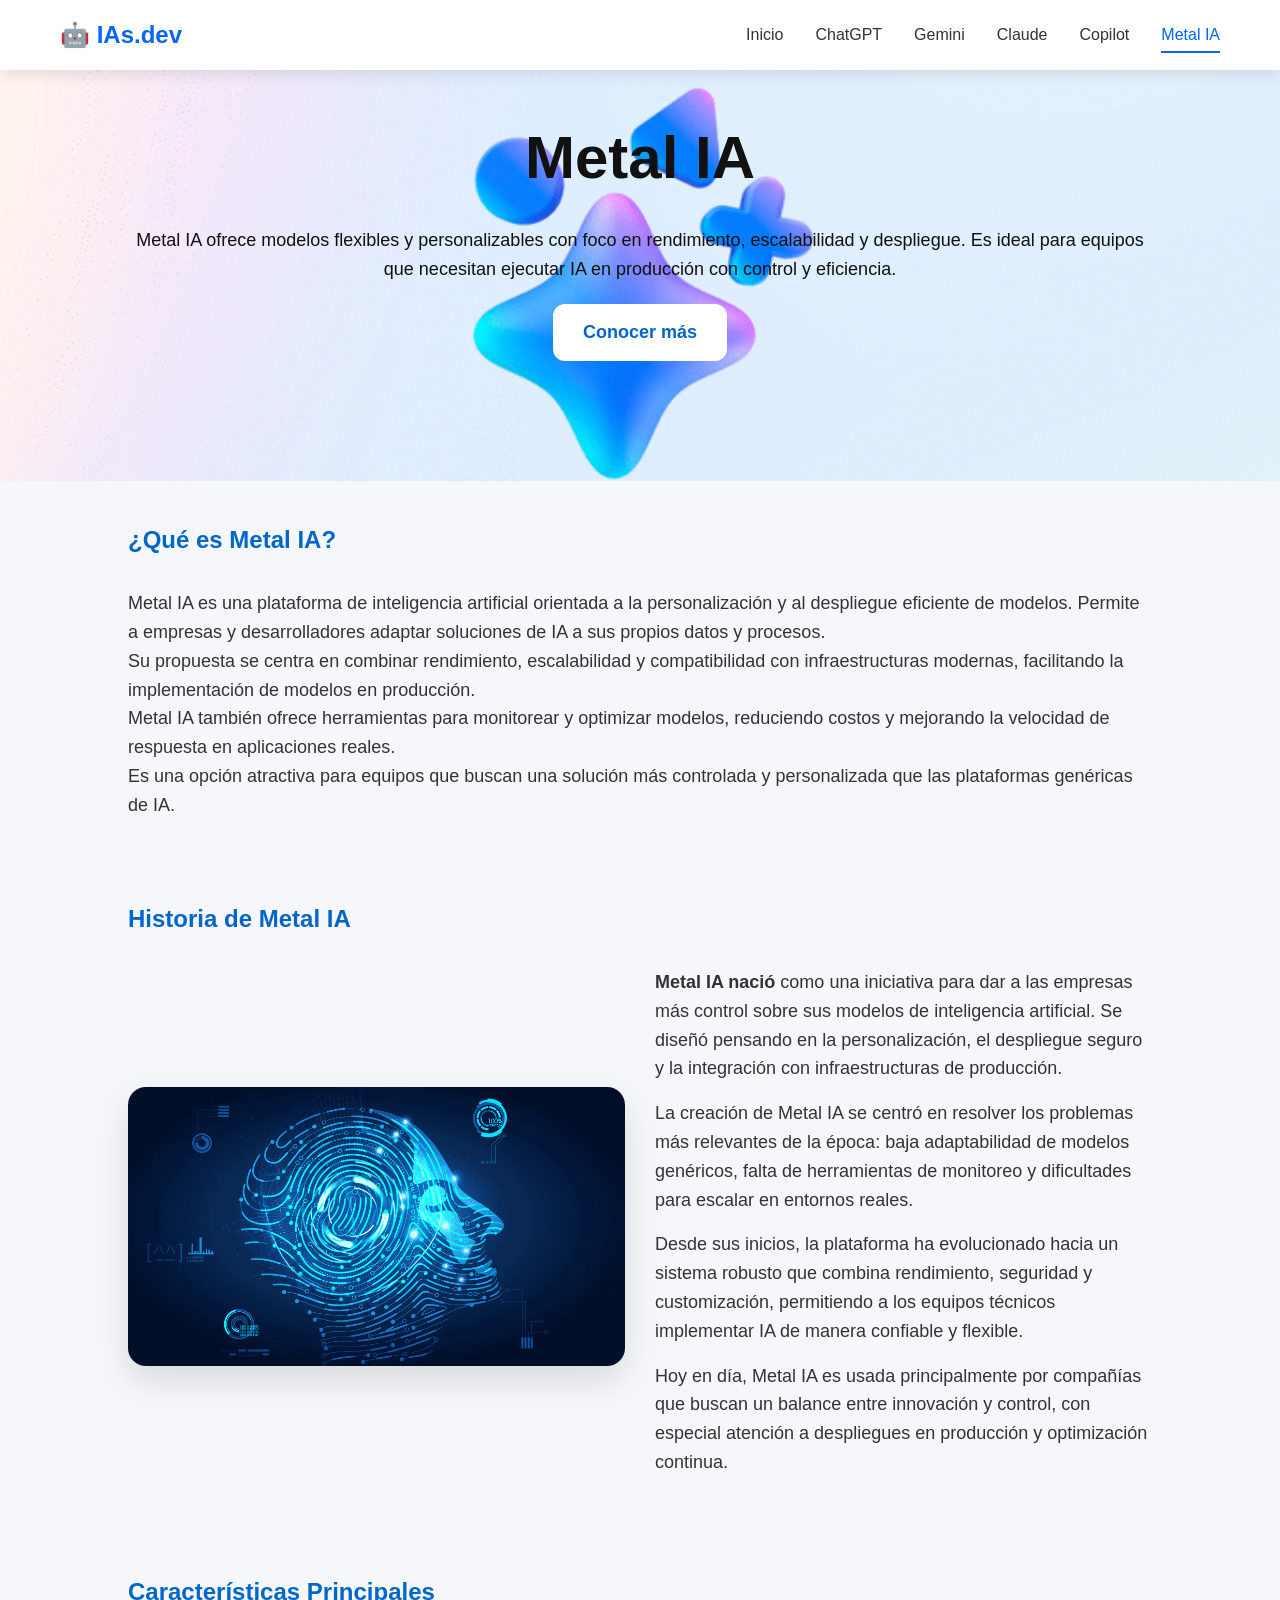
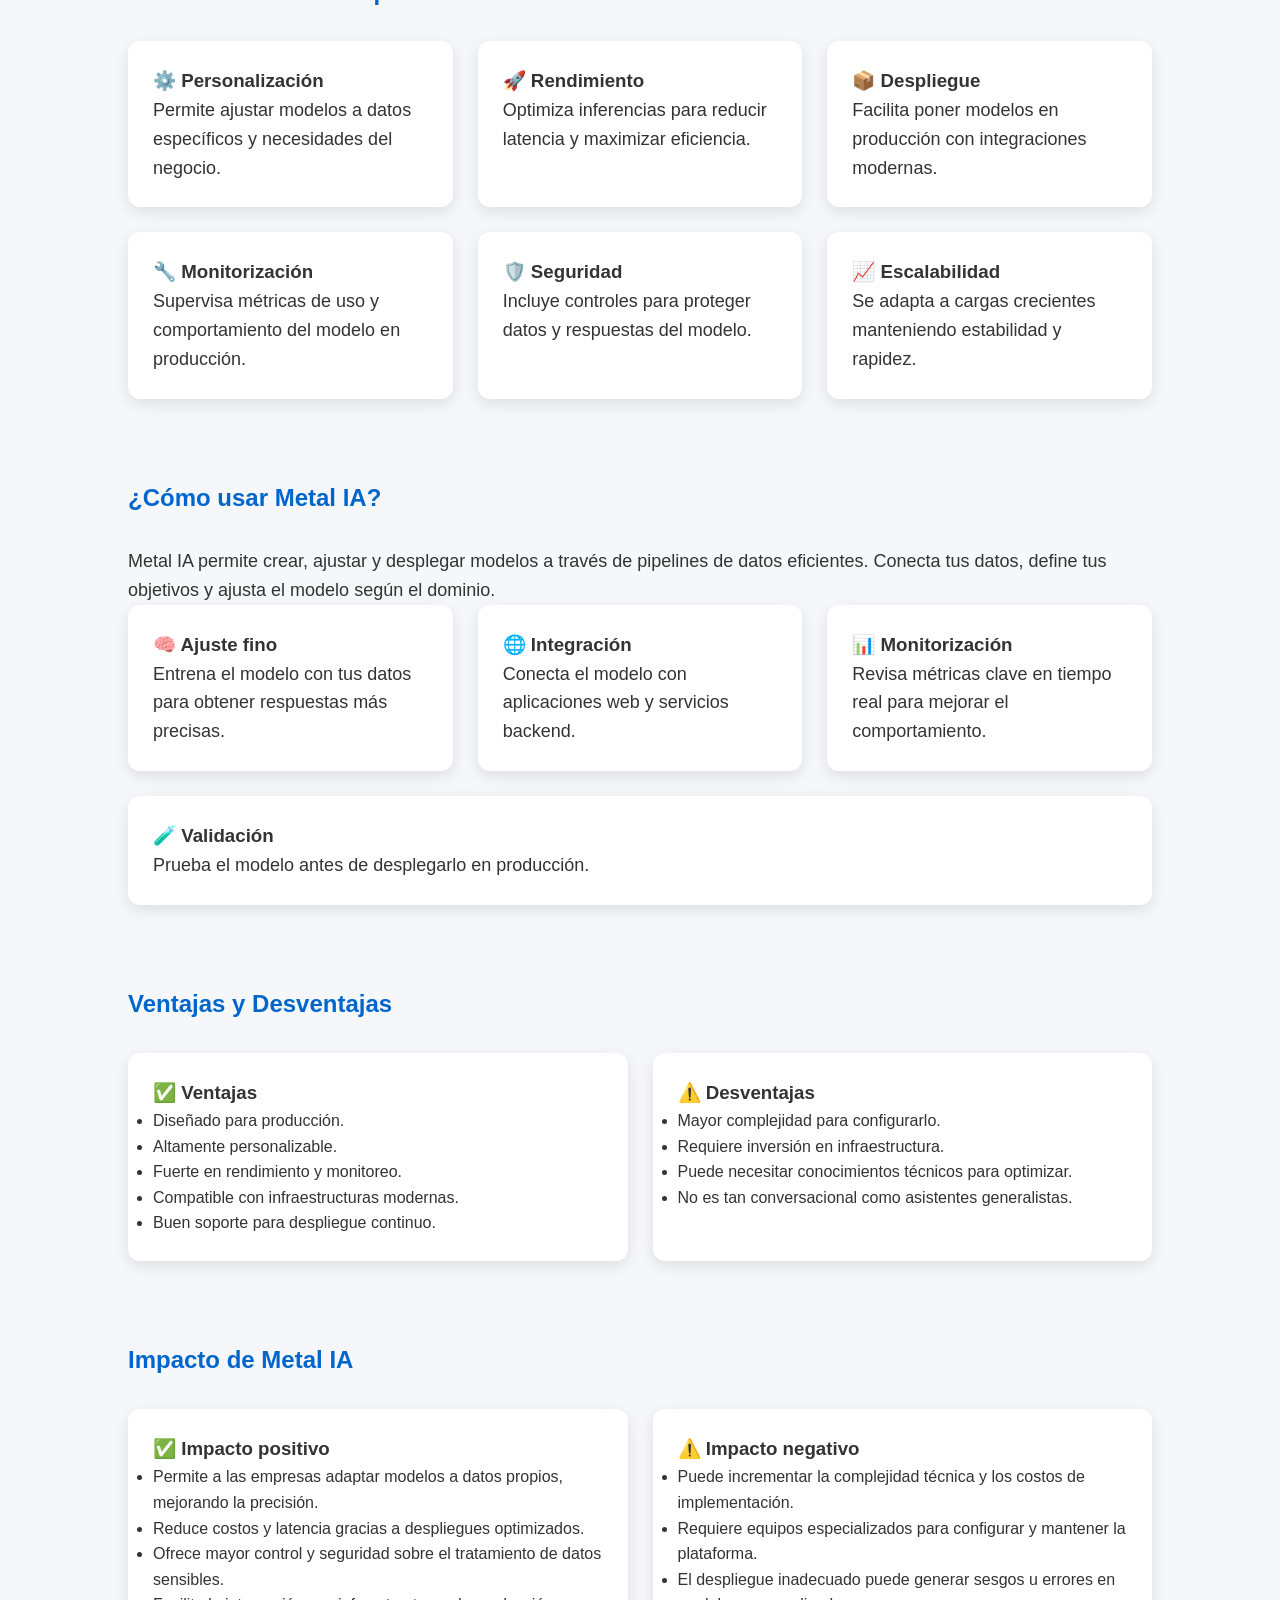
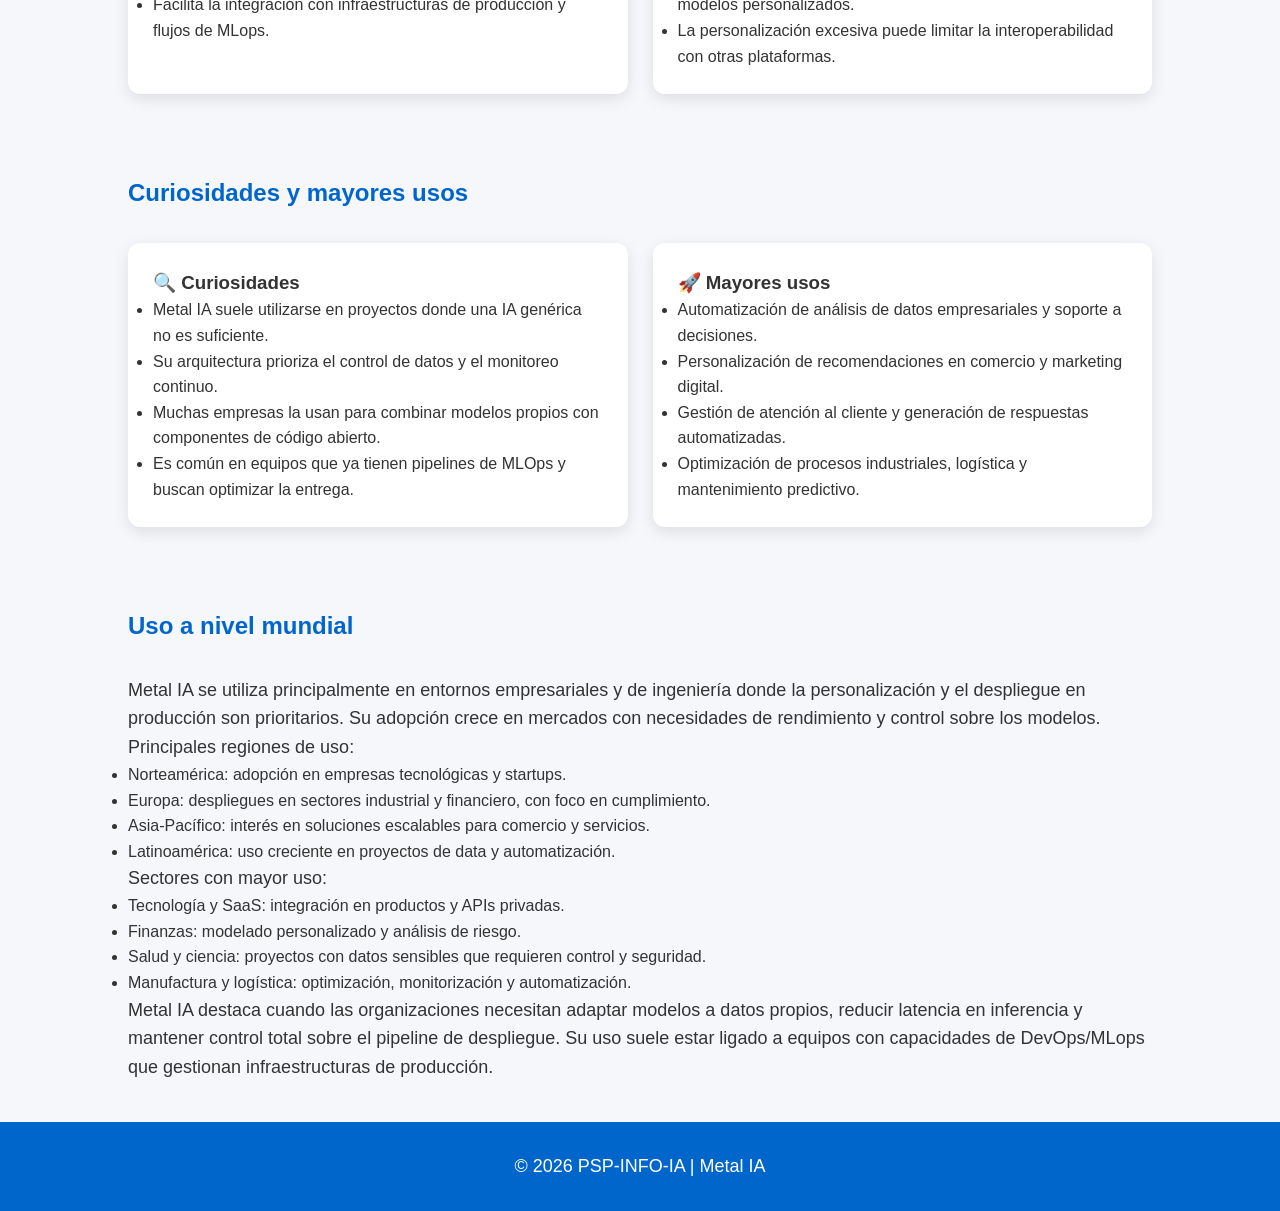
<file: metal-ia.html>
<!DOCTYPE html>
<html lang="es">
<head>
    <meta charset="utf-8">
    <meta name="viewport" content="width=device-width, initial-scale=1">
    <title>Metal IA - IAs</title>
    <link rel="stylesheet" href="css/style-claude.css">
    <link rel="stylesheet" href="css/styles.css">
    <meta name="description" content="Metal IA: modelos personalizables con foco en rendimiento y despliegue." />
    <style>
        body.metal-ia h1 {
            margin-top: 0;
            font-size: 48px;
        }
        body.metal-ia section {
            padding: 40px 10%;
            margin: 0;
        }
        body.metal-ia section#hero {
            padding-top: 40px;
            background: url("images/RYZSYVYIFFDDFDSUQXC45RYRTM.gif") center/cover no-repeat;
            background-size: cover;
            background-position: center;
            image-rendering: auto;
            color: #111;
        }
        body.metal-ia p {
            font-size: 18px;
        }
        body.metal-ia section#hero h1,
        body.metal-ia section#hero p {
            color: #111;
            text-shadow: none;
        }
        body.metal-ia .btn {
            padding: 14px 30px;
            font-size: 18px;
            border-radius: 12px;
        }
        .history-row {
            display: flex;
            align-items: center;
            gap: 30px;
            flex-wrap: wrap;
            margin-top: 20px;
        }
        .history-image {
            flex: 1 1 320px;
            max-width: 520px;
        }
        .history-image img {
            width: 100%;
            border-radius: 18px;
            box-shadow: 0 14px 35px rgba(0,0,0,0.12);
        }
        .history-text {
            flex: 1 1 320px;
        }
        .history-text p {
            margin-bottom: 1rem;
        }
    </style>
</head>
<body class="metal-ia">
    <nav class="navbar">
        <div class="container">
            <div class="nav-logo">🤖 IAs.dev</div>
            <ul class="nav-menu">
                <li><a href="index.html" class="nav-link">Inicio</a></li>
                <li><a href="chatgpt.html" class="nav-link">ChatGPT</a></li>
                <li><a href="gemini.base.html" class="nav-link">Gemini</a></li>
                <li><a href="claude.html" class="nav-link">Claude</a></li>
                <li><a href="copilot.base.html" class="nav-link">Copilot</a></li>
                <li><a href="metal-ia.html" class="nav-link active">Metal IA</a></li>
            </ul>
        </div>
    </nav>

    <section id="hero">
        <h1>Metal IA</h1>
        <p>
            Metal IA ofrece modelos flexibles y personalizables con foco en rendimiento, escalabilidad y despliegue. Es ideal para equipos que necesitan ejecutar IA en producción con control y eficiencia.
        </p>
        <a href="#que-es" class="btn">
            Conocer más
        </a>
    </section>

    <section id="que-es">
        <h2>¿Qué es Metal IA?</h2>
        <p>
            Metal IA es una plataforma de inteligencia artificial orientada a la personalización y al despliegue eficiente de modelos. Permite a empresas y desarrolladores adaptar soluciones de IA a sus propios datos y procesos.
        </p>
        <p>
            Su propuesta se centra en combinar rendimiento, escalabilidad y compatibilidad con infraestructuras modernas, facilitando la implementación de modelos en producción.
        </p>
        <p>
            Metal IA también ofrece herramientas para monitorear y optimizar modelos, reduciendo costos y mejorando la velocidad de respuesta en aplicaciones reales.
        </p>
        <p>
            Es una opción atractiva para equipos que buscan una solución más controlada y personalizada que las plataformas genéricas de IA.
        </p>
    </section>

    <section id="historia">
        <h2>Historia de Metal IA</h2>
        <div class="history-row">
            <div class="history-image">
                <img src="images/Dplnews_ai_as050620.gif" alt="Historia de Metal IA">
            </div>
            <div class="history-text">
                <p><strong>Metal IA nació</strong> como una iniciativa para dar a las empresas más control sobre sus modelos de inteligencia artificial. Se diseñó pensando en la personalización, el despliegue seguro y la integración con infraestructuras de producción.</p>
                <p>La creación de Metal IA se centró en resolver los problemas más relevantes de la época: baja adaptabilidad de modelos genéricos, falta de herramientas de monitoreo y dificultades para escalar en entornos reales.</p>
                <p>Desde sus inicios, la plataforma ha evolucionado hacia un sistema robusto que combina rendimiento, seguridad y customización, permitiendo a los equipos técnicos implementar IA de manera confiable y flexible.</p>
                <p>Hoy en día, Metal IA es usada principalmente por compañías que buscan un balance entre innovación y control, con especial atención a despliegues en producción y optimización continua.</p>
            </div>
        </div>
    </section>

    <section id="caracteristicas">
        <h2>Características Principales</h2>
        <div class="cards">
            <div class="card">
                <h3>⚙️ Personalización</h3>
                <p>Permite ajustar modelos a datos específicos y necesidades del negocio.</p>
            </div>
            <div class="card">
                <h3>🚀 Rendimiento</h3>
                <p>Optimiza inferencias para reducir latencia y maximizar eficiencia.</p>
            </div>
            <div class="card">
                <h3>📦 Despliegue</h3>
                <p>Facilita poner modelos en producción con integraciones modernas.</p>
            </div>
            <div class="card">
                <h3>🔧 Monitorización</h3>
                <p>Supervisa métricas de uso y comportamiento del modelo en producción.</p>
            </div>
            <div class="card">
                <h3>🛡️ Seguridad</h3>
                <p>Incluye controles para proteger datos y respuestas del modelo.</p>
            </div>
            <div class="card">
                <h3>📈 Escalabilidad</h3>
                <p>Se adapta a cargas crecientes manteniendo estabilidad y rapidez.</p>
            </div>
        </div>
    </section>

    <section id="como-usar">
        <h2>¿Cómo usar Metal IA?</h2>
        <p>
            Metal IA permite crear, ajustar y desplegar modelos a través de pipelines de datos eficientes. Conecta tus datos, define tus objetivos y ajusta el modelo según el dominio.</p>
        <div class="cards">
            <div class="card">
                <h3>🧠 Ajuste fino</h3>
                <p>Entrena el modelo con tus datos para obtener respuestas más precisas.</p>
            </div>
            <div class="card">
                <h3>🌐 Integración</h3>
                <p>Conecta el modelo con aplicaciones web y servicios backend.</p>
            </div>
            <div class="card">
                <h3>📊 Monitorización</h3>
                <p>Revisa métricas clave en tiempo real para mejorar el comportamiento.</p>
            </div>
            <div class="card">
                <h3>🧪 Validación</h3>
                <p>Prueba el modelo antes de desplegarlo en producción.</p>
            </div>
        </div>
    </section>

    <section id="ventajas">
        <h2>Ventajas y Desventajas</h2>
        <div class="cards">
            <div class="card">
                <h3>✅ Ventajas</h3>
                <ul>
                    <li>Diseñado para producción.</li>
                    <li>Altamente personalizable.</li>
                    <li>Fuerte en rendimiento y monitoreo.</li>
                    <li>Compatible con infraestructuras modernas.</li>
                    <li>Buen soporte para despliegue continuo.</li>
                </ul>
            </div>
            <div class="card">
                <h3>⚠️ Desventajas</h3>
                <ul>
                    <li>Mayor complejidad para configurarlo.</li>
                    <li>Requiere inversión en infraestructura.</li>
                    <li>Puede necesitar conocimientos técnicos para optimizar.</li>
                    <li>No es tan conversacional como asistentes generalistas.</li>
                </ul>
            </div>
        </div>
    </section>

    <section id="impacto">
        <h2>Impacto de Metal IA</h2>
        <div class="cards">
            <div class="card">
                <h3>✅ Impacto positivo</h3>
                <ul>
                    <li>Permite a las empresas adaptar modelos a datos propios, mejorando la precisión.</li>
                    <li>Reduce costos y latencia gracias a despliegues optimizados.</li>
                    <li>Ofrece mayor control y seguridad sobre el tratamiento de datos sensibles.</li>
                    <li>Facilita la integración con infraestructuras de producción y flujos de MLops.</li>
                </ul>
            </div>
            <div class="card">
                <h3>⚠️ Impacto negativo</h3>
                <ul>
                    <li>Puede incrementar la complejidad técnica y los costos de implementación.</li>
                    <li>Requiere equipos especializados para configurar y mantener la plataforma.</li>
                    <li>El despliegue inadecuado puede generar sesgos u errores en modelos personalizados.</li>
                    <li>La personalización excesiva puede limitar la interoperabilidad con otras plataformas.</li>
                </ul>
            </div>
        </div>
    </section>

    <section id="curiosidades-usos">
        <h2>Curiosidades y mayores usos</h2>
        <div class="cards">
            <div class="card">
                <h3>🔍 Curiosidades</h3>
                <ul>
                    <li>Metal IA suele utilizarse en proyectos donde una IA genérica no es suficiente.</li>
                    <li>Su arquitectura prioriza el control de datos y el monitoreo continuo.</li>
                    <li>Muchas empresas la usan para combinar modelos propios con componentes de código abierto.</li>
                    <li>Es común en equipos que ya tienen pipelines de MLOps y buscan optimizar la entrega.</li>
                </ul>
            </div>
            <div class="card">
                <h3>🚀 Mayores usos</h3>
                <ul>
                    <li>Automatización de análisis de datos empresariales y soporte a decisiones.</li>
                    <li>Personalización de recomendaciones en comercio y marketing digital.</li>
                    <li>Gestión de atención al cliente y generación de respuestas automatizadas.</li>
                    <li>Optimización de procesos industriales, logística y mantenimiento predictivo.</li>
                </ul>
            </div>
        </div>
    </section>

    <section id="uso-mundial">
        <h2>Uso a nivel mundial</h2>
        <p>
            Metal IA se utiliza principalmente en entornos empresariales y de ingeniería donde la personalización
            y el despliegue en producción son prioritarios. Su adopción crece en mercados con necesidades de
            rendimiento y control sobre los modelos.
        </p>
        <p>
            Principales regiones de uso:
        </p>
        <ul>
            <li>Norteamérica: adopción en empresas tecnológicas y startups.</li>
            <li>Europa: despliegues en sectores industrial y financiero, con foco en cumplimiento.</li>
            <li>Asia-Pacífico: interés en soluciones escalables para comercio y servicios.</li>
            <li>Latinoamérica: uso creciente en proyectos de data y automatización.</li>
        </ul>
        <p>
            Sectores con mayor uso:
        </p>
        <ul>
            <li>Tecnología y SaaS: integración en productos y APIs privadas.</li>
            <li>Finanzas: modelado personalizado y análisis de riesgo.</li>
            <li>Salud y ciencia: proyectos con datos sensibles que requieren control y seguridad.</li>
            <li>Manufactura y logística: optimización, monitorización y automatización.</li>
        </ul>
        <p>
            Metal IA destaca cuando las organizaciones necesitan adaptar modelos a datos propios, reducir latencia
            en inferencia y mantener control total sobre el pipeline de despliegue. Su uso suele estar ligado a equipos
            con capacidades de DevOps/MLops que gestionan infraestructuras de producción.
        </p>
    </section>

    <footer>
        <p>&copy; 2026 PSP-INFO-IA | Metal IA</p>
    </footer>
    <script src="js/app.js"></script>
</body>
</html>
</file>
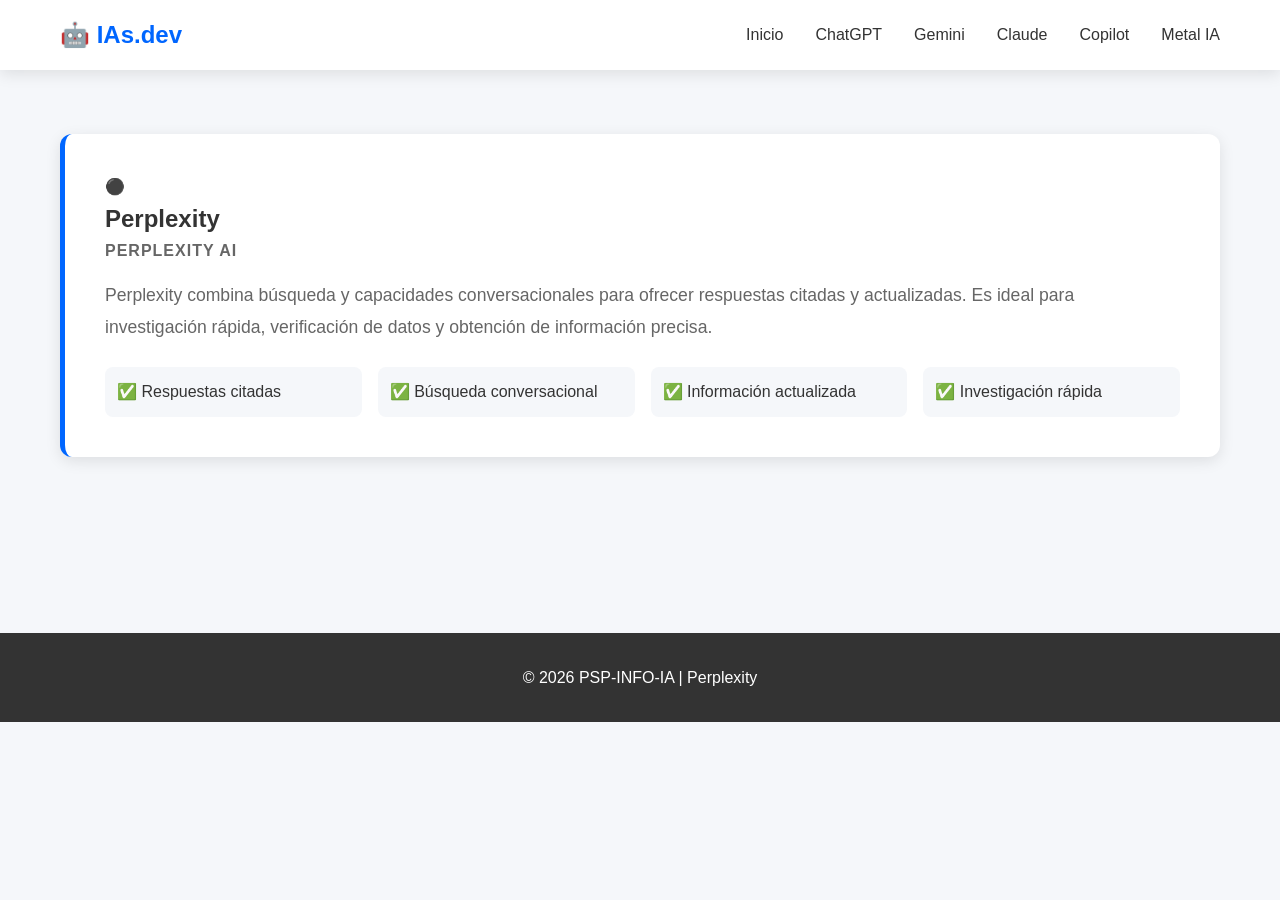
<file: perplexity.html>
<!DOCTYPE html>
<html lang="es">
<head>
    <meta charset="utf-8">
    <meta name="viewport" content="width=device-width, initial-scale=1">
    <title>Perplexity - IAs</title>
    <link rel="stylesheet" href="css/styles.css">
    <meta name="description" content="Perplexity: motor de búsqueda conversacional que ofrece respuestas citadas y actualizadas." />
</head>
<body>
    <nav class="navbar">
        <div class="container">
            <div class="nav-logo">🤖 IAs.dev</div>
            <ul class="nav-menu">
                <li><a href="index.html" class="nav-link">Inicio</a></li>
                <li><a href="chatgpt.html" class="nav-link">ChatGPT</a></li>
                <li><a href="gemini.base.html" class="nav-link">Gemini</a></li>
                <li><a href="claude.html" class="nav-link">Claude</a></li>
                <li><a href="copilot.base.html" class="nav-link">Copilot</a></li>
                <li><a href="metal-ia.html" class="nav-link">Metal IA</a></li>
            </ul>
        </div>
    </nav>

    <main class="container main-content">
        <section class="ia-section">
            <div class="ia-card">
                <div class="ia-icon">⚫</div>
                <h1>Perplexity</h1>
                <p class="ia-company">Perplexity AI</p>
                <p class="ia-description">Perplexity combina búsqueda y capacidades conversacionales para ofrecer respuestas citadas y actualizadas. Es ideal para investigación rápida, verificación de datos y obtención de información precisa.</p>
                <ul class="ia-features">
                    <li>✅ Respuestas citadas</li>
                    <li>✅ Búsqueda conversacional</li>
                    <li>✅ Información actualizada</li>
                    <li>✅ Investigación rápida</li>
                </ul>
            </div>
        </section>
    </main>

    <footer class="footer">
        <p>&copy; 2026 PSP-INFO-IA | Perplexity</p>
    </footer>

    <script src="js/app.js"></script>
</body>
</html>
</file>
<file: css/styles.css>
* {
    margin: 0;
    padding: 0;
    box-sizing: border-box;
}

:root {
    --primary-color: #0066ff;
    --secondary-color: #ff6b6b;
    --bg-color: #f5f7fa;
    --text-color: #333;
    --light-text: #666;
    --white: #ffffff;
    --shadow: 0 4px 15px rgba(0, 0, 0, 0.1);
    --transition: all 0.3s ease;
}

html {
    scroll-behavior: smooth;
}

body {
    font-family: 'Segoe UI', Tahoma, Geneva, Verdana, sans-serif;
    color: var(--text-color);
    background-color: var(--bg-color);
    line-height: 1.6;
}

.container {
    max-width: 1200px;
    margin: 0 auto;
    padding: 0 20px;
}

/* Navegación */
.navbar {
    background-color: var(--white);
    box-shadow: var(--shadow);
    position: sticky;
    top: 0;
    z-index: 1000;
}

.navbar .container {
    display: flex;
    justify-content: space-between;
    align-items: center;
    padding: 1rem 20px;
}

.nav-logo {
    font-size: 1.5rem;
    font-weight: bold;
    color: var(--primary-color);
}

.nav-menu {
    display: flex;
    list-style: none;
    gap: 2rem;
    flex-wrap: wrap;
}

.nav-link {
    text-decoration: none;
    color: var(--text-color);
    font-weight: 500;
    transition: var(--transition);
    padding: 0.5rem 0;
    border-bottom: 2px solid transparent;
}

.nav-link:hover,
.nav-link.active {
    color: var(--primary-color);
    border-bottom-color: var(--primary-color);
}

/* Sección Hero */
.hero {
    background-image: url("../images/Fondo-index.png");
    background-size: cover;
    background-position: center;
    background-repeat: no-repeat;
    padding: 6rem 20px;
    text-align: center;
    min-height: 60vh;
    color: var(--white);
}

.hero-content h1 {
    font-size: 3rem;
    margin-bottom: 1rem;
    animation: slideDown 0.8s ease;
}

.hero-content p {
    font-size: 1.3rem;
    margin-bottom: 2rem;
    opacity: 0.95;
}

.cta-button {
    background-color: var(--secondary-color);
    color: var(--white);
    border: none;
    padding: 1rem 2.5rem;
    font-size: 1.1rem;
    border-radius: 50px;
    cursor: pointer;
    transition: var(--transition);
    box-shadow: 0 4px 15px rgba(255, 107, 107, 0.4);
}

.cta-button:hover {
    background-color: #ff5252;
    transform: translateY(-2px);
    box-shadow: 0 6px 20px rgba(255, 107, 107, 0.6);
}

/* Sección Importancia IA */
.importance-section {
    background-color: rgba(255, 255, 255, 0.96);
    padding: 4rem 0;
}

.importance-content {
    max-width: 1100px;
    margin: 0 auto;
    text-align: center;
}

.importance-section h2 {
    font-size: 2.5rem;
    color: var(--primary-color);
    margin-bottom: 1rem;
}

.importance-section p {
    color: var(--text-color);
    font-size: 1.15rem;
    line-height: 1.8;
    max-width: 820px;
    margin: 0 auto 2.5rem;
}

.importance-grid {
    display: grid;
    grid-template-columns: repeat(3, minmax(220px, 1fr));
    gap: 1.5rem;
}

.intro-section {
    background-color: #eef4ff;
    padding: 3rem 0;
}

.intro-content {
    max-width: 900px;
    margin: 0 auto;
    text-align: center;
}

.intro-section h2 {
    font-size: 2.4rem;
    color: var(--primary-color);
    margin-bottom: 1rem;
}

.intro-section p {
    color: var(--text-color);
    font-size: 1.15rem;
    line-height: 1.8;
    margin: 0 auto;
    max-width: 720px;
}

.flip-card {
    perspective: 1200px;
}

.flip-card-inner {
    position: relative;
    width: 100%;
    min-height: 260px;
    text-align: center;
    transition: transform 0.65s ease;
    transform-style: preserve-3d;
    border-radius: 18px;
}

.flip-card:hover .flip-card-inner {
    transform: rotateY(180deg);
}

.flip-card-front,
.flip-card-back {
    position: absolute;
    inset: 0;
    display: flex;
    flex-direction: column;
    justify-content: center;
    align-items: center;
    padding: 1.75rem;
    border-radius: 18px;
    backface-visibility: hidden;
}

.flip-card-front {
    background-color: var(--white);
    border: 1px solid rgba(0, 102, 255, 0.1);
    box-shadow: var(--shadow);
}

.flip-card-back {
    background: linear-gradient(135deg, rgba(0, 102, 255, 0.95), rgba(0, 79, 255, 0.85));
    color: var(--white);
    transform: rotateY(180deg);
    box-shadow: 0 16px 35px rgba(0, 0, 0, 0.15);
}

.flip-card h3 {
    font-size: 1.45rem;
    margin-bottom: 0.8rem;
    color: var(--primary-color);
}

.flip-card-back h3 {
    color: #ffffff;
}

.flip-card p {
    line-height: 1.7;
    max-width: 280px;
}

.flip-card-front p {
    color: var(--text-color);
}

.flip-card-back p {
    color: rgba(255, 255, 255, 0.95);
}

/* Contenido Principal */
.main-content {
    padding: 4rem 20px;
}

.ia-section {
    margin-bottom: 3rem;
    scroll-margin-top: 80px;
}

.ia-card {
    background-color: var(--white);
    border-radius: 12px;
    padding: 2.5rem;
    box-shadow: var(--shadow);
    transition: var(--transition);
    border-left: 5px solid var(--primary-color);
}

.ia-card:hover {
    transform: translateY(-5px);
    box-shadow: 0 8px 25px rgba(0, 0, 0, 0.15);
}

    .ia-card-image {
        width: 100%;
        border-radius: 12px;
        margin-bottom: 1.25rem;
        box-shadow: var(--shadow);
        object-fit: cover;
    }

.ia-card h2 {
    font-size: 2rem;
    margin-bottom: 0.5rem;
    color: var(--primary-color);
}

/* Header for IA logo + name */
.ia-header {
    display: flex;
    align-items: center;
    gap: 12px;
    margin-bottom: 0.5rem;
}

.ia-logo {
    width: 56px;
    height: 56px;
    object-fit: cover;
    border-radius: 8px;
    box-shadow: var(--shadow);
}

.ia-header h2 {
    margin: 0;
}

.ia-company {
    font-size: 1rem;
    color: var(--light-text);
    font-weight: 600;
    margin-bottom: 1rem;
    text-transform: uppercase;
    letter-spacing: 1px;
}

.ia-description {
    font-size: 1.1rem;
    color: var(--light-text);
    margin-bottom: 1.5rem;
    line-height: 1.8;
}

.ia-features {
    list-style: none;
    display: grid;
    grid-template-columns: repeat(auto-fit, minmax(200px, 1fr));
    gap: 1rem;
}

.ia-features li {
    padding: 0.75rem;
    background-color: var(--bg-color);
    border-radius: 8px;
    font-weight: 500;
    transition: var(--transition);
}

.ia-features li:hover {
    background-color: #e6f2ff;
    padding-left: 1.5rem;
}

/* Footer */
.footer {
    background-color: var(--text-color);
    color: var(--white);
    text-align: center;
    padding: 2rem;
    margin-top: 4rem;
}

/* Animaciones */
@keyframes slideDown {
    from {
        opacity: 0;
        transform: translateY(-20px);
    }
    to {
        opacity: 1;
        transform: translateY(0);
    }
}

/* Responsive */
@media (max-width: 768px) {
    .nav-menu {
        gap: 1rem;
        font-size: 0.9rem;
    }

    .hero-content h1 {
        font-size: 2rem;
    }

    .hero-content p {
        font-size: 1.1rem;
    }

    .ia-card {
        padding: 1.5rem;
    }

    .ia-card h2 {
        font-size: 1.5rem;
    }

    .ia-features {
        grid-template-columns: 1fr;
    }
}

/* Página IA - layout */
.hero img.hero-image {
    width: 100%;
    max-height: 360px;
    object-fit: cover;
    border-radius: 12px;
    box-shadow: var(--shadow);
    margin-top: 1rem;
}

.ia-grid {
    display: grid;
    grid-template-columns: 1fr 1.2fr;
    gap: 2rem;
    align-items: start;
}

.ia-left img {
    width: 100%;
    border-radius: 12px;
    box-shadow: var(--shadow);
}

.ia-right {
    display: flex;
    flex-direction: column;
    gap: 1rem;
}

.section-title {
    font-size: 1.4rem;
    color: var(--primary-color);
    margin-bottom: 0.5rem;
}

.pros-cons {
    display: grid;
    grid-template-columns: 1fr 1fr;
    gap: 1rem;
}

.pros-cons .card {
    background: var(--white);
    padding: 1rem;
    border-radius: 10px;
    box-shadow: var(--shadow);
}

.example-code {
    background: #0b1220;
    color: #d6f8ff;
    padding: 1rem;
    border-radius: 8px;
    font-family: 'Courier New', monospace;
    font-size: 0.95rem;
    overflow-x: auto;
}

@media (max-width: 900px) {
    .ia-grid {
        grid-template-columns: 1fr;
    }

    .pros-cons {
        grid-template-columns: 1fr;
    }
}
</file>
<file: css/style-claude.css>
:root {
    --primary: #0066cc;
    --secondary: #0099ff;
    --background: #f5f9ff;
    --white: #ffffff;
    --dark: #1a1a1a;
}

* {
    margin: 0;
    padding: 0;
    box-sizing: border-box;
}

body {

    font-family: Arial, sans-serif;
    background: var(--background);
    color: var(--dark);
    line-height: 1.6;

}

header {

    background: white;
    box-shadow: 0 2px 8px rgba(0,0,0,.1);
    position: sticky;
    top: 0;

}



nav ul {

    display: flex;
    list-style: none;
    gap: 20px;

}

nav a {

    text-decoration: none;
    color: var(--primary);
    font-weight: bold;

}

.logo {

    color: var(--primary);
    font-size: 24px;
    font-weight: bold;

}

#hero {

    text-align: center;
    padding: 120px 10%;
    background: linear-gradient(
        135deg,
        #0066cc,
        #0099ff
    );

    color: white;

}

#hero h1 {

    font-size: 60px;
    margin-bottom: 20px;

}

.btn {

    display: inline-block;
    margin-top: 20px;
    background: white;
    color: var(--primary);
    text-decoration: none;
    padding: 12px 25px;
    border-radius: 10px;
    font-weight: bold;

}

section {

    padding: 80px 10%;

}

h2 {

    color: var(--primary);
    margin-bottom: 30px;

}

.cards {

    display: flex;
    gap: 25px;
    flex-wrap: wrap;

}

.card {

    flex: 1;
    min-width: 250px;

    background: white;
    padding: 25px;

    border-radius: 12px;

    box-shadow: 0 5px 15px rgba(0,0,0,.1);

    transition: .3s;

}

.card:hover {

    transform: translateY(-10px);

}

table {

    width: 100%;
    border-collapse: collapse;

}

table th,
table td {

    border: 1px solid #ddd;
    padding: 15px;
    text-align: center;

}

table th {

    background: var(--primary);
    color: white;

}

#curiosidades ul {

    margin-left: 30px;
    margin-bottom: 20px;

}

.faq-item {

    margin-bottom: 20px;

}

.faq-btn {

    width: 100%;
    border: none;
    cursor: pointer;

    text-align: left;

    background: var(--primary);
    color: white;

    padding: 15px;
    border-radius: 8px;

}

.faq-answer {

    display: none;
    padding: 15px;
    background: white;

}

.show {

    display: block;

}

footer {

    background: var(--primary);
    color: white;
    text-align: center;

    padding: 30px;

}

#darkModeBtn {

    border: none;
    cursor: pointer;

    background: var(--primary);
    color: white;

    padding: 10px 15px;
    border-radius: 8px;

}

.dark {

    background: #121212;
    color: white;

}

.dark header,
.dark .card,
.dark .faq-answer {

    background: #222;

}

.dark h2 {

    color: #4da6ff;

}

@media(max-width:768px){

    nav {

        flex-direction: column;
        gap: 15px;

    }

    nav ul {

        flex-direction: column;
        text-align: center;

    }

    #hero h1 {

        font-size: 40px;

    }

}
</file>
